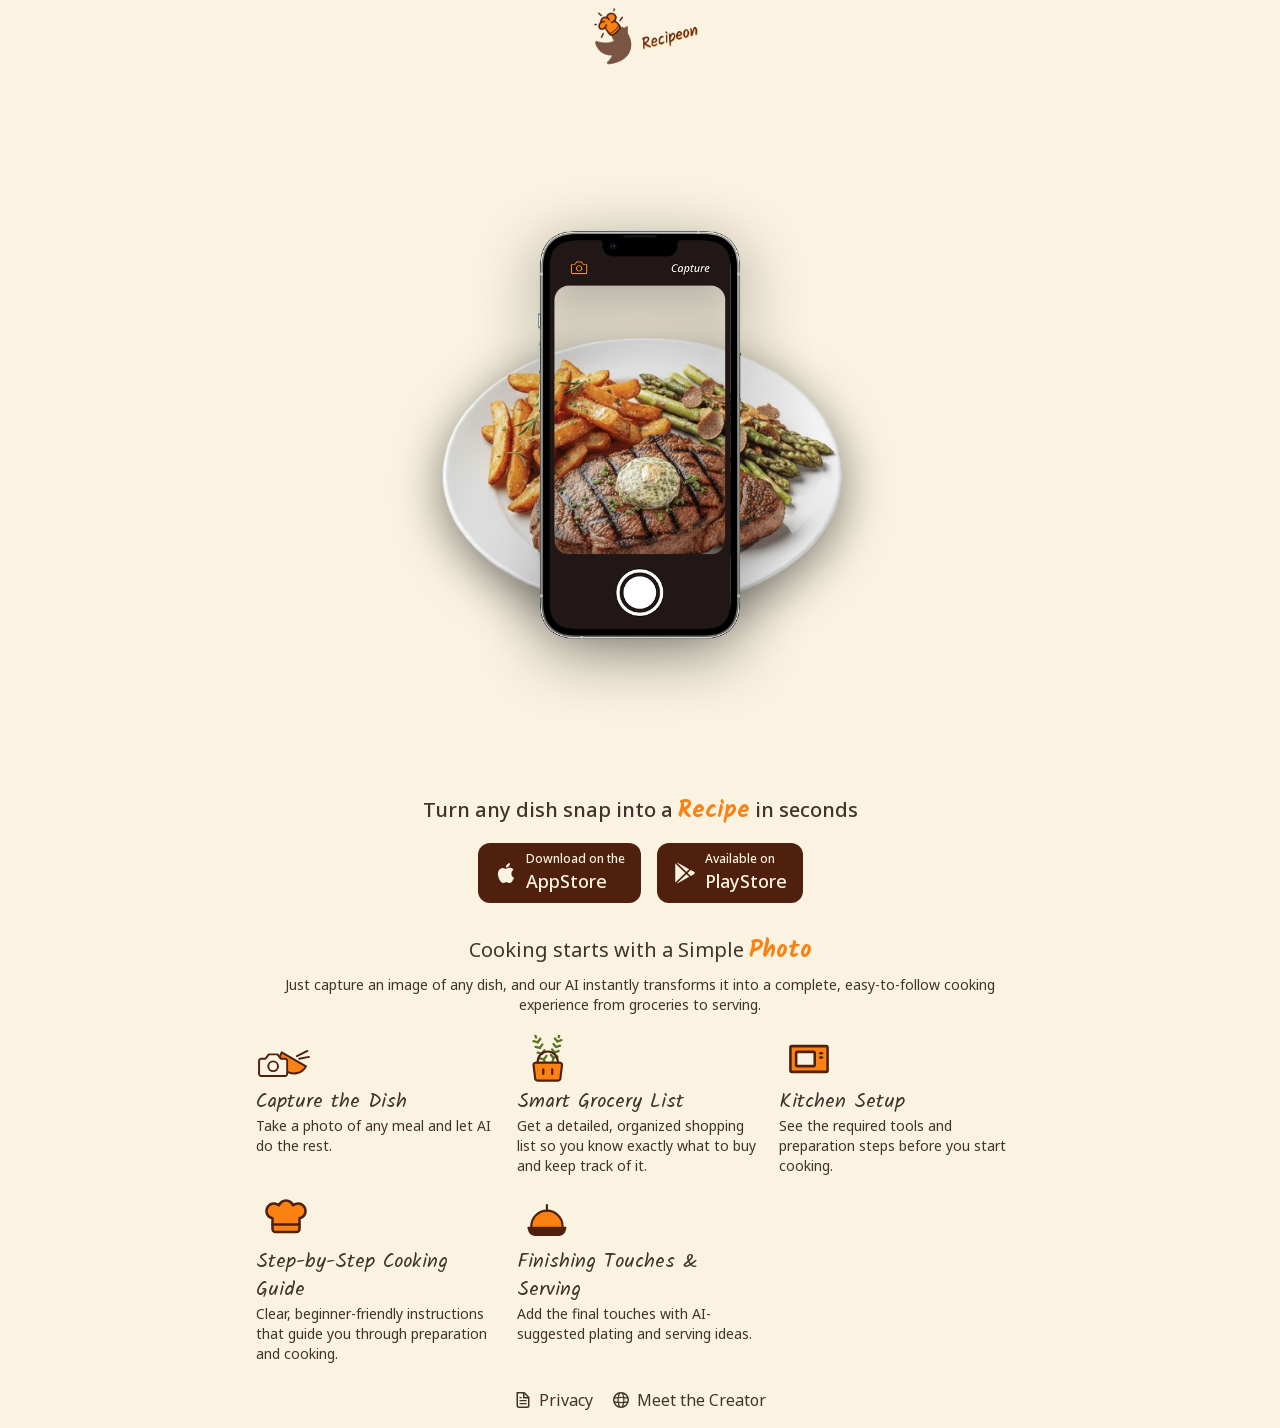
<file: index.html>
<!DOCTYPE html><!--5LJuH0_5ru1WAZhf70s_1--><html lang="en"><head><meta charSet="utf-8"/><meta name="viewport" content="width=device-width, initial-scale=1"/><link rel="preload" href="/_next/static/media/0fcab32fcfb2da9d-s.p.52f9b6c9.woff2" as="font" crossorigin="" type="font/woff2"/><link rel="preload" href="/_next/static/media/970c428219233a3d-s.p.feb96725.woff2" as="font" crossorigin="" type="font/woff2"/><link rel="preload" href="/_next/static/media/dc6d2a64e9dbf3bc-s.p.4b9eb7a1.woff2" as="font" crossorigin="" type="font/woff2"/><link rel="preload" as="image" href="/dish.png"/><link rel="preload" as="image" href="/iphone-camera-mask.png"/><link rel="stylesheet" href="/_next/static/chunks/1b26d4c869b1d184.css" data-precedence="next"/><link rel="preload" as="script" fetchPriority="low" href="/_next/static/chunks/8b82e90a26500bd4.js"/><script src="/_next/static/chunks/e55dfe44d53dc023.js" async=""></script><script src="/_next/static/chunks/aeaa68aa164e5cad.js" async=""></script><script src="/_next/static/chunks/turbopack-5fa40a3d3fc1ce3f.js" async=""></script><script src="/_next/static/chunks/9a04c90e4db7f0f3.js" async=""></script><script src="/_next/static/chunks/791db80c22f92579.js" async=""></script><meta name="next-size-adjust" content=""/><title>Recipeon</title><meta name="description" content="Turn any dish snap into a Recipe in seconds"/><link rel="icon" href="/favicon.ico?favicon.5d2766f2.ico" sizes="48x48" type="image/x-icon"/><script src="/_next/static/chunks/a6dad97d9634a72d.js" noModule=""></script></head><body class="noto_sans_1e53c0fe-module__L9fj5a__variable kalam_8b2fcfcd-module__Y-NMuG__variable antialiased"><div hidden=""><!--$--><!--/$--></div><div class="font-sans"><main class="page-container"><div class="flex justify-center"><a href="/" class="black  bg-[url(&#x27;/logo-light.png&#x27;)] dark:bg-[url(&#x27;/logo-dark.png&#x27;)]  bg-contain bg-no-repeat bg-center decoration-0  w-[199px] h-[125px] md:w-[120px] md:h-[75px] no-underline text-inherit hover:no-underline focus:outline-none"></a></div><div style="width:100%;height:80vh;display:flex;justify-content:center;align-items:center;overflow:hidden;position:relative"><div style="position:relative;width:100%;height:100%;max-width:800px"><div style="position:absolute;inset:0;display:flex;align-items:center;justify-content:center;transform:translateX(0px) translateY(0px);will-change:transform"><img src="/dish.png" alt="Dish" style="width:clamp(260px, 55%, 460px);object-fit:contain;user-select:none;pointer-events:none;filter:drop-shadow(0 12px 24px rgba(0,0,0,0.5))"/></div><div style="position:absolute;inset:0;display:flex;align-items:center;justify-content:center;transform:translateX(0px)
              translateY(0px)
              rotateX(0deg)
              rotateY(0deg);perspective:900px;will-change:transform"><img src="/iphone-camera-mask.png" alt="Phone" style="width:clamp(200px, 28%, 240px);object-fit:contain;user-select:none;pointer-events:none;filter:drop-shadow(0 16px 32px rgba(0,0,0,0.4))"/></div></div></div><div class="flex justify-center text-xl font-medium text-center"><span>Turn any dish snap into a<!-- --> <span class="text-orange font-kalam text-2xl font-semibold">Recipe</span> <!-- -->in seconds</span></div><div class="flex justify-center gap-4 py-4"><a href="https://apps.apple.com/us/app/id6758583650" target="_blank" class="btn-app rounded-xl flex items-center gap-2 px-4 py-2 decoration-0"><svg xmlns="http://www.w3.org/2000/svg" fill="currentColor" width="24px" height="24px" viewBox="0 0 24 24"><path d="M18.71 19.5C17.88 20.74 17 21.95 15.66 21.97C14.32 22 13.89 21.18 12.37 21.18C10.84 21.18 10.37 21.95 9.09997 22C7.78997 22.05 6.79997 20.68 5.95997 19.47C4.24997 17 2.93997 12.45 4.69997 9.39C5.56997 7.87 7.12997 6.91 8.81997 6.88C10.1 6.86 11.32 7.75 12.11 7.75C12.89 7.75 14.37 6.68 15.92 6.84C16.57 6.87 18.39 7.1 19.56 8.82C19.47 8.88 17.39 10.1 17.41 12.63C17.44 15.65 20.06 16.66 20.09 16.67C20.06 16.74 19.67 18.11 18.71 19.5ZM13 3.5C13.73 2.67 14.94 2.04 15.94 2C16.07 3.17 15.6 4.35 14.9 5.19C14.21 6.04 13.07 6.7 11.95 6.61C11.8 5.46 12.36 4.26 13 3.5Z"></path></svg><div><div class="text-xs font-medium">Download on the</div><div class="text-lg font-medium">AppStore</div></div></a><a href="https://play.google.com/store/apps/details?id=com.raslan.recipeon" target="_blank" class="btn-app rounded-xl flex items-center gap-2 px-4 py-2 decoration-0"><svg xmlns="http://www.w3.org/2000/svg" fill="currentColor" width="24px" height="24px" viewBox="0 0 24 24" version="1.1"><g id="surface1"><path d="M 2.25 2.789062 L 2.25 21.210938 C 2.25 21.292969 2.300781 21.367188 2.375 21.398438 C 2.449219 21.429688 2.539062 21.410156 2.59375 21.355469 L 12.1875 12 L 2.59375 2.644531 C 2.539062 2.585938 2.449219 2.570312 2.375 2.601562 C 2.300781 2.632812 2.25 2.707031 2.25 2.789062 Z M 2.25 2.789062 "></path><path d="M 16.210938 8.15625 L 4.183594 1.53125 L 4.175781 1.527344 C 3.96875 1.414062 3.769531 1.695312 3.941406 1.855469 L 13.367188 10.871094 Z M 16.210938 8.15625 "></path><path d="M 3.941406 22.144531 C 3.769531 22.304688 3.96875 22.585938 4.175781 22.472656 L 4.183594 22.46875 L 16.210938 15.84375 L 13.367188 13.128906 Z M 3.941406 22.144531 "></path><path d="M 21.066406 10.828125 L 17.707031 8.976562 L 14.546875 12 L 17.707031 15.019531 L 21.066406 13.171875 C 21.976562 12.667969 21.976562 11.332031 21.066406 10.828125 Z M 21.066406 10.828125 "></path></g></svg><div><div class="text-xs font-medium">Available on</div><div class="text-lg font-medium">PlayStore</div></div></a></div><div class="py-4 text-center"><div class="text-xl pb-2">Cooking starts with a Simple<!-- --> <span class="text-orange font-kalam text-2xl font-semibold">Photo</span></div><div class="text-sm">Just capture an image of any dish, and our AI instantly transforms it into a complete, easy-to-follow cooking experience from groceries to serving.</div></div><div class="grid grid-cols-1 md:grid-cols-3 gap-4"><div><div style="height:56.6px;min-width:60px" class="w-fit flex justify-center items-center rounded"><svg width="56.6" height="77" viewBox="0 0 231 170" fill="none" xmlns="http://www.w3.org/2000/svg"><g clip-path="url(#clip0_2645_85)"><path d="M117.563 134.16C130.747 141.772 146.416 143.835 161.121 139.895C175.827 135.954 188.365 126.334 195.977 113.149L96.5518 55.7461C88.9396 68.9307 86.8769 84.5991 90.8172 99.3046C92.7682 106.586 96.1343 113.412 100.723 119.392C105.312 125.373 111.034 130.391 117.563 134.16V134.16Z" fill="#FA8112" stroke="#4F200D" stroke-width="8" stroke-linecap="round" stroke-linejoin="round"></path><path d="M158.92 71.3577L201.734 50.1883" stroke="#4F200D" stroke-width="8" stroke-linecap="round" stroke-linejoin="round"></path><path d="M168.184 81.8075L208.199 74.3179" stroke="#4F200D" stroke-width="8" stroke-linecap="round" stroke-linejoin="round"></path></g><g clip-path="url(#clip1_2645_85)"><path d="M119.222 90.521C119.222 88.1789 118.292 85.9326 116.635 84.2764C114.979 82.6202 112.733 81.6898 110.391 81.6898H92.7284L79.4815 64.0273H44.1566L30.9097 81.6898H13.2472C10.9051 81.6898 8.6588 82.6202 7.00262 84.2764C5.34645 85.9326 4.41602 88.1789 4.41602 90.521V143.508C4.41602 145.851 5.34645 148.097 7.00262 149.753C8.6588 151.409 10.9051 152.34 13.2472 152.34H110.391C112.733 152.34 114.979 151.409 116.635 149.753C118.292 148.097 119.222 145.851 119.222 143.508V90.521Z" fill="#FAF3E1" stroke="#4F200D" stroke-width="8" stroke-linecap="round" stroke-linejoin="round"></path><path d="M61.8195 132.471C72.7935 132.471 81.6898 123.575 81.6898 112.601C81.6898 101.627 72.7935 92.7305 61.8195 92.7305C50.8454 92.7305 41.9492 101.627 41.9492 112.601C41.9492 123.575 50.8454 132.471 61.8195 132.471Z" stroke="#4F200D" stroke-width="8" stroke-linecap="round" stroke-linejoin="round"></path></g><defs><clipPath id="clip0_2645_85"><rect width="123.637" height="123.637" fill="white" transform="translate(123.637) rotate(30)"></rect></clipPath><clipPath id="clip1_2645_85"><rect width="123.637" height="123.637" fill="white" transform="translate(0 46.3633)"></rect></clipPath></defs></svg></div><div class="text-xl font-kalam font-medium">Capture the Dish</div><div class="text-sm">Take a photo of any meal and let AI do the rest.</div></div><div><div style="height:56.6px;min-width:60px" class="w-fit flex justify-center items-center rounded"><svg width="48" height="48" viewBox="0 0 180 180" fill="none" xmlns="http://www.w3.org/2000/svg"><g clip-path="url(#clip0_2645_96)"><path d="M78.2949 91.1797L85.9161 112.501" stroke="#597220" stroke-width="8.5" stroke-linecap="round" stroke-linejoin="round"></path><path d="M46.0879 1.54297L49.1727 10.0715" stroke="#597220" stroke-width="8.5" stroke-linecap="round" stroke-linejoin="round"></path><path d="M78.2858 91.1826L62.4082 87.2812" stroke="#597220" stroke-width="8.5" stroke-linecap="round" stroke-linejoin="round"></path><path d="M78.2949 91.1791L88.0029 78.0234" stroke="#597220" stroke-width="8.5" stroke-linecap="round" stroke-linejoin="round"></path><path d="M70.5787 69.8593L54.7012 65.8672" stroke="#597220" stroke-width="8.5" stroke-linecap="round" stroke-linejoin="round"></path><path d="M70.5879 69.8627L80.3866 56.707" stroke="#597220" stroke-width="8.5" stroke-linecap="round" stroke-linejoin="round"></path><path d="M62.9606 48.4482L47.083 44.5469" stroke="#597220" stroke-width="8.5" stroke-linecap="round" stroke-linejoin="round"></path><path d="M62.957 48.4556L72.665 35.3906" stroke="#597220" stroke-width="8.5" stroke-linecap="round" stroke-linejoin="round"></path><path d="M55.2535 27.124L39.376 23.2227" stroke="#597220" stroke-width="8.5" stroke-linecap="round" stroke-linejoin="round"></path><path d="M55.25 27.1283L65.0487 13.9727" stroke="#597220" stroke-width="8.5" stroke-linecap="round" stroke-linejoin="round"></path><path d="M114.419 85.7422L109.338 106.156" stroke="#597220" stroke-width="8.5" stroke-linecap="round" stroke-linejoin="round"></path><path d="M135.643 0L133.646 8.1656" stroke="#597220" stroke-width="8.5" stroke-linecap="round" stroke-linejoin="round"></path><path d="M114.41 85.7387L104.157 74.4883" stroke="#597220" stroke-width="8.5" stroke-linecap="round" stroke-linejoin="round"></path><path d="M114.417 85.7371L128.661 80.6562" stroke="#597220" stroke-width="8.5" stroke-linecap="round" stroke-linejoin="round"></path><path d="M119.411 65.3207L109.249 54.0703" stroke="#597220" stroke-width="8.5" stroke-linecap="round" stroke-linejoin="round"></path><path d="M119.394 65.3239L133.729 60.1523" stroke="#597220" stroke-width="8.5" stroke-linecap="round" stroke-linejoin="round"></path><path d="M124.476 44.9105L114.314 33.6602" stroke="#597220" stroke-width="8.5" stroke-linecap="round" stroke-linejoin="round"></path><path d="M124.484 44.9059L138.82 39.7344" stroke="#597220" stroke-width="8.5" stroke-linecap="round" stroke-linejoin="round"></path><path d="M129.555 24.4965L119.394 13.2461" stroke="#597220" stroke-width="8.5" stroke-linecap="round" stroke-linejoin="round"></path><path d="M129.576 24.4958L143.911 19.3242" stroke="#597220" stroke-width="8.5" stroke-linecap="round" stroke-linejoin="round"></path><path d="M146.188 113.235C146.331 112.064 146.226 110.875 145.879 109.748C145.532 108.62 144.951 107.577 144.174 106.689C143.387 105.794 142.419 105.077 141.334 104.585C140.249 104.093 139.071 103.837 137.879 103.836H47.7456C46.554 103.837 45.3764 104.093 44.2911 104.585C43.2059 105.077 42.2378 105.794 41.4513 106.689C40.6742 107.577 40.0932 108.62 39.7461 109.748C39.3991 110.875 39.2938 112.064 39.4372 113.235L45.7314 163.589C45.9788 165.636 46.9711 167.521 48.519 168.883C50.0668 170.245 52.062 170.989 54.1238 170.975H131.669C133.731 170.989 135.726 170.245 137.274 168.883C138.822 167.521 139.814 165.636 140.061 163.589L146.188 113.235Z" fill="#FA8112" stroke="#4F200D" stroke-width="8" stroke-linecap="round" stroke-linejoin="round"></path><path d="M55.041 103.837V99.6405C55.041 89.6244 59.0199 80.0186 66.1023 72.9362C73.1847 65.8538 82.7905 61.875 92.8066 61.875C102.823 61.875 112.428 65.8538 119.511 72.9362C126.593 80.0186 130.572 89.6244 130.572 99.6405V103.837" stroke="#4F200D" stroke-width="8" stroke-linecap="round" stroke-linejoin="round"></path><path d="M76.0293 129.016V145.8" stroke="#4F200D" stroke-width="8.5" stroke-linecap="round" stroke-linejoin="round"></path><path d="M109.595 129.016V145.8" stroke="#4F200D" stroke-width="8.5" stroke-linecap="round" stroke-linejoin="round"></path></g><defs><clipPath id="clip0_2645_96"><rect width="180" height="180" fill="white"></rect></clipPath></defs></svg></div><div class="text-xl font-kalam font-medium">Smart Grocery List</div><div class="text-sm">Get a detailed, organized shopping list so you know exactly what to buy and keep track of it.</div></div><div><div style="height:56.6px;min-width:60px" class="w-fit flex justify-center items-center rounded"><svg width="40" height="40" viewBox="0 0 125 125" fill="none" xmlns="http://www.w3.org/2000/svg"><g clip-path="url(#clip0_2645_126)"><path d="M116.071 22.3203H8.92815C6.4626 22.3203 4.46387 24.319 4.46387 26.7846V98.2132C4.46387 100.679 6.4626 102.677 8.92815 102.677H116.071C118.537 102.677 120.535 100.679 120.535 98.2132V26.7846C120.535 24.319 118.537 22.3203 116.071 22.3203Z" fill="#FA8112" stroke="#4F200D" stroke-width="8" stroke-linecap="round" stroke-linejoin="round"></path><path d="M75.8927 40.1797H26.7856C24.32 40.1797 22.3213 42.1784 22.3213 44.644V80.3583C22.3213 82.8238 24.32 84.8225 26.7856 84.8225H75.8927C78.3583 84.8225 80.357 82.8238 80.357 80.3583V44.644C80.357 42.1784 78.3583 40.1797 75.8927 40.1797Z" fill="#FAF3E1" stroke="#4F200D" stroke-width="8" stroke-linecap="round" stroke-linejoin="round"></path><path d="M98.2139 44.6445H102.678" stroke="#4F200D" stroke-width="8" stroke-linecap="round" stroke-linejoin="round"></path><path d="M98.2139 58.0352H102.678" stroke="#4F200D" stroke-width="8" stroke-linecap="round" stroke-linejoin="round"></path></g><defs><clipPath id="clip0_2645_126"><rect width="125" height="125" fill="white"></rect></clipPath></defs></svg></div><div class="text-xl font-kalam font-medium">Kitchen Setup</div><div class="text-sm">See the required tools and preparation steps before you start cooking.</div></div><div><div style="height:56.6px;min-width:60px" class="w-fit flex justify-center items-center rounded"><svg width="42" height="42" viewBox="0 0 132 132" fill="none" xmlns="http://www.w3.org/2000/svg"><path d="M126.626 32.0583C125.667 28.1042 123.697 24.4671 120.909 21.5038C118.12 18.5404 114.61 16.3525 110.722 15.1546C106.833 13.9567 102.7 13.7899 98.728 14.6706C94.7557 15.5513 91.0805 17.4493 88.0627 20.1783C86.4155 15.6499 83.4147 11.738 79.4677 8.97366C75.5206 6.20936 70.8186 4.72656 65.9998 4.72656C61.1811 4.72656 56.4791 6.20936 52.532 8.97366C48.585 11.738 45.5842 15.6499 43.937 20.1783C40.9192 17.4493 37.244 15.5513 33.2717 14.6706C29.2994 13.7899 25.1664 13.9567 21.278 15.1546C17.3896 16.3525 13.8792 18.5404 11.0912 21.5038C8.30308 24.4671 6.33302 28.1042 5.37413 32.0583C4.62497 35.1441 4.50445 38.349 5.01976 41.4823C5.53506 44.6155 6.67565 47.6131 8.37358 50.2964C10.0715 52.9796 12.2921 55.2938 14.903 57.1009C17.514 58.9081 20.4619 60.1714 23.5713 60.8155V94.2869C23.5713 96.7875 24.5646 99.1857 26.3328 100.954C28.101 102.722 30.4992 103.715 32.9998 103.715H98.9998C101.5 103.715 103.899 102.722 105.667 100.954C107.435 99.1857 108.428 96.7875 108.428 94.2869V60.8155C111.538 60.1714 114.486 58.9081 117.097 57.1009C119.708 55.2938 121.928 52.9796 123.626 50.2964C125.324 47.6131 126.465 44.6155 126.98 41.4823C127.495 38.349 127.375 35.1441 126.626 32.0583V32.0583Z" fill="#FA8112" stroke="#4F200D" stroke-width="8" stroke-linecap="round" stroke-linejoin="round"></path><path d="M23.5713 80.1445H108.428" stroke="#4F200D" stroke-width="8" stroke-linecap="round" stroke-linejoin="round"></path></svg></div><div class="text-xl font-kalam font-medium">Step-by-Step Cooking Guide</div><div class="text-sm">Clear, beginner-friendly instructions that guide you through preparation and cooking.</div></div><div><div style="height:56.6px;min-width:60px" class="w-fit flex justify-center items-center rounded"><svg width="40" height="40" viewBox="0 0 150 150" fill="none" xmlns="http://www.w3.org/2000/svg"><path d="M133.472 104.11V98.7712C133.472 83.1955 127.285 68.2578 116.271 57.2441C105.257 46.2304 90.3196 40.043 74.7439 40.043C59.1682 40.043 44.2304 46.2304 33.2167 57.2441C22.2031 68.2578 16.0156 83.1955 16.0156 98.7712V104.11" fill="#FA8112"></path><path d="M133.472 104.11V98.7712C133.472 83.1955 127.285 68.2578 116.271 57.2441C105.257 46.2304 90.3196 40.043 74.7439 40.043C59.1682 40.043 44.2304 46.2304 33.2167 57.2441C22.2031 68.2578 16.0156 83.1955 16.0156 98.7712V104.11" stroke="#4F200D" stroke-width="8" stroke-linecap="round" stroke-linejoin="round"></path><path d="M144.15 104.109H5.33789L8.75481 115.535C10.0678 119.951 12.7737 123.824 16.4686 126.576C20.1635 129.328 24.6492 130.811 29.2563 130.804H120.232C124.839 130.811 129.325 129.328 133.019 126.576C136.714 123.824 139.42 119.951 140.733 115.535L144.15 104.109Z" fill="#4F200D" stroke="#4F200D" stroke-width="8" stroke-linecap="round" stroke-linejoin="round"></path><path d="M74.7441 40.0432V18.6875" stroke="#4F200D" stroke-width="8" stroke-linecap="round" stroke-linejoin="round"></path></svg></div><div class="text-xl font-kalam font-medium">Finishing Touches &amp; Serving</div><div class="text-sm">Add the final touches with AI-suggested plating and serving ideas.</div></div></div><div class="flex justify-center gap-4 md:gap-5 pt-6 pb-4"><a class="flex items-center gap-2 hover:underline hover:underline-offset-4" href="/privacy" rel="noopener noreferrer"><svg xmlns="http://www.w3.org/2000/svg" fill="currentColor" width="16" height="16" viewBox="0 0 16 16"><path d="M14.5 13.5V5.41a1 1 0 0 0-.3-.7L9.8.29A1 1 0 0 0 9.08 0H1.5v13.5A2.5 2.5 0 0 0 4 16h8a2.5 2.5 0 0 0 2.5-2.5m-1.5 0v-7H8v-5H3v12a1 1 0 0 0 1 1h8a1 1 0 0 0 1-1M9.5 5V2.12L12.38 5zM5.13 5h-.62v1.25h2.12V5zm-.62 3h7.12v1.25H4.5zm.62 3h-.62v1.25h7.12V11z" clip-rule="evenodd" fill="currentColor" fill-rule="evenodd"></path></svg>Privacy</a><a class="flex items-center gap-2 hover:underline hover:underline-offset-4" href="https://raslan1994.github.io/" target="_blank" rel="noopener noreferrer"><svg xmlns="http://www.w3.org/2000/svg" width="16" height="16" fill="currentColor" viewBox="0 0 16 16"><g clip-path="url(#a)"><path fill-rule="evenodd" clip-rule="evenodd" d="M10.27 14.1a6.5 6.5 0 0 0 3.67-3.45q-1.24.21-2.7.34-.31 1.83-.97 3.1M8 16A8 8 0 1 0 8 0a8 8 0 0 0 0 16m.48-1.52a7 7 0 0 1-.96 0H7.5a4 4 0 0 1-.84-1.32q-.38-.89-.63-2.08a40 40 0 0 0 3.92 0q-.25 1.2-.63 2.08a4 4 0 0 1-.84 1.31zm2.94-4.76q1.66-.15 2.95-.43a7 7 0 0 0 0-2.58q-1.3-.27-2.95-.43a18 18 0 0 1 0 3.44m-1.27-3.54a17 17 0 0 1 0 3.64 39 39 0 0 1-4.3 0 17 17 0 0 1 0-3.64 39 39 0 0 1 4.3 0m1.1-1.17q1.45.13 2.69.34a6.5 6.5 0 0 0-3.67-3.44q.65 1.26.98 3.1M8.48 1.5l.01.02q.41.37.84 1.31.38.89.63 2.08a40 40 0 0 0-3.92 0q.25-1.2.63-2.08a4 4 0 0 1 .85-1.32 7 7 0 0 1 .96 0m-2.75.4a6.5 6.5 0 0 0-3.67 3.44 29 29 0 0 1 2.7-.34q.31-1.83.97-3.1M4.58 6.28q-1.66.16-2.95.43a7 7 0 0 0 0 2.58q1.3.27 2.95.43a18 18 0 0 1 0-3.44m.17 4.71q-1.45-.12-2.69-.34a6.5 6.5 0 0 0 3.67 3.44q-.65-1.27-.98-3.1" fill="currentColor"></path></g><defs><clipPath id="a"><path fill="currentColor" d="M0 0h16v16H0z"></path></clipPath></defs></svg>Meet the Creator</a></div></main></div><!--$--><!--/$--><script src="/_next/static/chunks/8b82e90a26500bd4.js" id="_R_" async=""></script><script>(self.__next_f=self.__next_f||[]).push([0])</script><script>self.__next_f.push([1,"1:\"$Sreact.fragment\"\n2:I[60326,[\"/_next/static/chunks/9a04c90e4db7f0f3.js\"],\"default\"]\n3:I[57573,[\"/_next/static/chunks/9a04c90e4db7f0f3.js\"],\"default\"]\n4:I[87180,[\"/_next/static/chunks/791db80c22f92579.js\"],\"default\"]\nf:I[41384,[],\"default\"]\n:HL[\"/_next/static/chunks/1b26d4c869b1d184.css\",\"style\"]\n:HL[\"/_next/static/media/0fcab32fcfb2da9d-s.p.52f9b6c9.woff2\",\"font\",{\"crossOrigin\":\"\",\"type\":\"font/woff2\"}]\n:HL[\"/_next/static/media/970c428219233a3d-s.p.feb96725.woff2\",\"font\",{\"crossOrigin\":\"\",\"type\":\"font/woff2\"}]\n:HL[\"/_next/static/media/dc6d2a64e9dbf3bc-s.p.4b9eb7a1.woff2\",\"font\",{\"crossOrigin\":\"\",\"type\":\"font/woff2\"}]\n"])</script><script>self.__next_f.push([1,"0:{\"P\":null,\"b\":\"5LJuH0-5ru1WAZhf70s-1\",\"c\":[\"\",\"\"],\"q\":\"\",\"i\":false,\"f\":[[[\"\",{\"children\":[\"__PAGE__\",{}]},\"$undefined\",\"$undefined\",true],[[\"$\",\"$1\",\"c\",{\"children\":[[[\"$\",\"link\",\"0\",{\"rel\":\"stylesheet\",\"href\":\"/_next/static/chunks/1b26d4c869b1d184.css\",\"precedence\":\"next\",\"crossOrigin\":\"$undefined\",\"nonce\":\"$undefined\"}]],[\"$\",\"html\",null,{\"lang\":\"en\",\"children\":[\"$\",\"body\",null,{\"className\":\"noto_sans_1e53c0fe-module__L9fj5a__variable kalam_8b2fcfcd-module__Y-NMuG__variable antialiased\",\"children\":[\"$\",\"$L2\",null,{\"parallelRouterKey\":\"children\",\"error\":\"$undefined\",\"errorStyles\":\"$undefined\",\"errorScripts\":\"$undefined\",\"template\":[\"$\",\"$L3\",null,{}],\"templateStyles\":\"$undefined\",\"templateScripts\":\"$undefined\",\"notFound\":[[[\"$\",\"title\",null,{\"children\":\"404: This page could not be found.\"}],[\"$\",\"div\",null,{\"style\":{\"fontFamily\":\"system-ui,\\\"Segoe UI\\\",Roboto,Helvetica,Arial,sans-serif,\\\"Apple Color Emoji\\\",\\\"Segoe UI Emoji\\\"\",\"height\":\"100vh\",\"textAlign\":\"center\",\"display\":\"flex\",\"flexDirection\":\"column\",\"alignItems\":\"center\",\"justifyContent\":\"center\"},\"children\":[\"$\",\"div\",null,{\"children\":[[\"$\",\"style\",null,{\"dangerouslySetInnerHTML\":{\"__html\":\"body{color:#000;background:#fff;margin:0}.next-error-h1{border-right:1px solid rgba(0,0,0,.3)}@media (prefers-color-scheme:dark){body{color:#fff;background:#000}.next-error-h1{border-right:1px solid rgba(255,255,255,.3)}}\"}}],[\"$\",\"h1\",null,{\"className\":\"next-error-h1\",\"style\":{\"display\":\"inline-block\",\"margin\":\"0 20px 0 0\",\"padding\":\"0 23px 0 0\",\"fontSize\":24,\"fontWeight\":500,\"verticalAlign\":\"top\",\"lineHeight\":\"49px\"},\"children\":404}],[\"$\",\"div\",null,{\"style\":{\"display\":\"inline-block\"},\"children\":[\"$\",\"h2\",null,{\"style\":{\"fontSize\":14,\"fontWeight\":400,\"lineHeight\":\"49px\",\"margin\":0},\"children\":\"This page could not be found.\"}]}]]}]}]],[]],\"forbidden\":\"$undefined\",\"unauthorized\":\"$undefined\"}]}]}]]}],{\"children\":[[\"$\",\"$1\",\"c\",{\"children\":[[\"$\",\"div\",null,{\"className\":\"font-sans\",\"children\":[\"$\",\"main\",null,{\"className\":\"page-container\",\"children\":[[\"$\",\"div\",null,{\"className\":\"flex justify-center\",\"children\":[\"$\",\"a\",null,{\"href\":\"/\",\"className\":\"black  bg-[url('/logo-light.png')] dark:bg-[url('/logo-dark.png')]  bg-contain bg-no-repeat bg-center decoration-0  w-[199px] h-[125px] md:w-[120px] md:h-[75px] no-underline text-inherit hover:no-underline focus:outline-none\"}]}],[\"$\",\"$L4\",null,{}],[\"$\",\"div\",null,{\"className\":\"flex justify-center text-xl font-medium text-center\",\"children\":[\"$\",\"span\",null,{\"children\":[\"Turn any dish snap into a\",\" \",[\"$\",\"span\",null,{\"className\":\"text-orange font-kalam text-2xl font-semibold\",\"children\":\"Recipe\"}],\" \",\"in seconds\"]}]}],[\"$\",\"div\",null,{\"className\":\"flex justify-center gap-4 py-4\",\"children\":[[\"$\",\"a\",null,{\"href\":\"https://apps.apple.com/us/app/id6758583650\",\"target\":\"_blank\",\"className\":\"btn-app rounded-xl flex items-center gap-2 px-4 py-2 decoration-0\",\"children\":[[\"$\",\"svg\",null,{\"xmlns\":\"http://www.w3.org/2000/svg\",\"fill\":\"currentColor\",\"width\":\"24px\",\"height\":\"24px\",\"viewBox\":\"0 0 24 24\",\"children\":[\"$\",\"path\",null,{\"d\":\"M18.71 19.5C17.88 20.74 17 21.95 15.66 21.97C14.32 22 13.89 21.18 12.37 21.18C10.84 21.18 10.37 21.95 9.09997 22C7.78997 22.05 6.79997 20.68 5.95997 19.47C4.24997 17 2.93997 12.45 4.69997 9.39C5.56997 7.87 7.12997 6.91 8.81997 6.88C10.1 6.86 11.32 7.75 12.11 7.75C12.89 7.75 14.37 6.68 15.92 6.84C16.57 6.87 18.39 7.1 19.56 8.82C19.47 8.88 17.39 10.1 17.41 12.63C17.44 15.65 20.06 16.66 20.09 16.67C20.06 16.74 19.67 18.11 18.71 19.5ZM13 3.5C13.73 2.67 14.94 2.04 15.94 2C16.07 3.17 15.6 4.35 14.9 5.19C14.21 6.04 13.07 6.7 11.95 6.61C11.8 5.46 12.36 4.26 13 3.5Z\"}]}],[\"$\",\"div\",null,{\"children\":[[\"$\",\"div\",null,{\"className\":\"text-xs font-medium\",\"children\":\"Download on the\"}],[\"$\",\"div\",null,{\"className\":\"text-lg font-medium\",\"children\":\"AppStore\"}]]}]]}],[\"$\",\"a\",null,{\"href\":\"https://play.google.com/store/apps/details?id=com.raslan.recipeon\",\"target\":\"_blank\",\"className\":\"btn-app rounded-xl flex items-center gap-2 px-4 py-2 decoration-0\",\"children\":[[\"$\",\"svg\",null,{\"xmlns\":\"http://www.w3.org/2000/svg\",\"fill\":\"currentColor\",\"width\":\"24px\",\"height\":\"24px\",\"viewBox\":\"0 0 24 24\",\"version\":\"1.1\",\"children\":[\"$\",\"g\",null,{\"id\":\"surface1\",\"children\":[[\"$\",\"path\",null,{\"d\":\"M 2.25 2.789062 L 2.25 21.210938 C 2.25 21.292969 2.300781 21.367188 2.375 21.398438 C 2.449219 21.429688 2.539062 21.410156 2.59375 21.355469 L 12.1875 12 L 2.59375 2.644531 C 2.539062 2.585938 2.449219 2.570312 2.375 2.601562 C 2.300781 2.632812 2.25 2.707031 2.25 2.789062 Z M 2.25 2.789062 \"}],\"$L5\",\"$L6\",\"$L7\"]}]}],\"$L8\"]}]]}],\"$L9\",\"$La\",\"$Lb\"]}]}],[\"$Lc\"],\"$Ld\"]}],{},null,false,false]},null,false,false],\"$Le\",false]],\"m\":\"$undefined\",\"G\":[\"$f\",[]],\"S\":true}\n"])</script><script>self.__next_f.push([1,"26:I[11157,[\"/_next/static/chunks/9a04c90e4db7f0f3.js\"],\"OutletBoundary\"]\n27:\"$Sreact.suspense\"\n29:I[11157,[\"/_next/static/chunks/9a04c90e4db7f0f3.js\"],\"ViewportBoundary\"]\n2b:I[11157,[\"/_next/static/chunks/9a04c90e4db7f0f3.js\"],\"MetadataBoundary\"]\n5:[\"$\",\"path\",null,{\"d\":\"M 16.210938 8.15625 L 4.183594 1.53125 L 4.175781 1.527344 C 3.96875 1.414062 3.769531 1.695312 3.941406 1.855469 L 13.367188 10.871094 Z M 16.210938 8.15625 \"}]\n6:[\"$\",\"path\",null,{\"d\":\"M 3.941406 22.144531 C 3.769531 22.304688 3.96875 22.585938 4.175781 22.472656 L 4.183594 22.46875 L 16.210938 15.84375 L 13.367188 13.128906 Z M 3.941406 22.144531 \"}]\n7:[\"$\",\"path\",null,{\"d\":\"M 21.066406 10.828125 L 17.707031 8.976562 L 14.546875 12 L 17.707031 15.019531 L 21.066406 13.171875 C 21.976562 12.667969 21.976562 11.332031 21.066406 10.828125 Z M 21.066406 10.828125 \"}]\n8:[\"$\",\"div\",null,{\"children\":[[\"$\",\"div\",null,{\"className\":\"text-xs font-medium\",\"children\":\"Available on\"}],[\"$\",\"div\",null,{\"className\":\"text-lg font-medium\",\"children\":\"PlayStore\"}]]}]\n9:[\"$\",\"div\",null,{\"className\":\"py-4 text-center\",\"children\":[[\"$\",\"div\",null,{\"className\":\"text-xl pb-2\",\"children\":[\"Cooking starts with a Simple\",\" \",[\"$\",\"span\",null,{\"className\":\"text-orange font-kalam text-2xl font-semibold\",\"children\":\"Photo\"}]]}],[\"$\",\"div\",null,{\"className\":\"text-sm\",\"children\":\"Just capture an image of any dish, and our AI instantly transforms it into a complete, easy-to-follow cooking experience from groceries to serving.\"}]]}]\n"])</script><script>self.__next_f.push([1,"a:[\"$\",\"div\",null,{\"className\":\"grid grid-cols-1 md:grid-cols-3 gap-4\",\"children\":[[\"$\",\"div\",\"detailed_steps_item_0\",{\"children\":[[\"$\",\"div\",null,{\"style\":{\"height\":56.6,\"minWidth\":60},\"className\":\"w-fit flex justify-center items-center rounded\",\"children\":[\"$\",\"svg\",null,{\"width\":56.6,\"height\":77,\"viewBox\":\"0 0 231 170\",\"fill\":\"none\",\"xmlns\":\"http://www.w3.org/2000/svg\",\"children\":[[\"$\",\"g\",null,{\"clipPath\":\"url(#clip0_2645_85)\",\"children\":[[\"$\",\"path\",null,{\"d\":\"M117.563 134.16C130.747 141.772 146.416 143.835 161.121 139.895C175.827 135.954 188.365 126.334 195.977 113.149L96.5518 55.7461C88.9396 68.9307 86.8769 84.5991 90.8172 99.3046C92.7682 106.586 96.1343 113.412 100.723 119.392C105.312 125.373 111.034 130.391 117.563 134.16V134.16Z\",\"fill\":\"#FA8112\",\"stroke\":\"#4F200D\",\"strokeWidth\":8,\"strokeLinecap\":\"round\",\"strokeLinejoin\":\"round\"}],[\"$\",\"path\",null,{\"d\":\"M158.92 71.3577L201.734 50.1883\",\"stroke\":\"#4F200D\",\"strokeWidth\":8,\"strokeLinecap\":\"round\",\"strokeLinejoin\":\"round\"}],[\"$\",\"path\",null,{\"d\":\"M168.184 81.8075L208.199 74.3179\",\"stroke\":\"#4F200D\",\"strokeWidth\":8,\"strokeLinecap\":\"round\",\"strokeLinejoin\":\"round\"}]]}],[\"$\",\"g\",null,{\"clipPath\":\"url(#clip1_2645_85)\",\"children\":[[\"$\",\"path\",null,{\"d\":\"M119.222 90.521C119.222 88.1789 118.292 85.9326 116.635 84.2764C114.979 82.6202 112.733 81.6898 110.391 81.6898H92.7284L79.4815 64.0273H44.1566L30.9097 81.6898H13.2472C10.9051 81.6898 8.6588 82.6202 7.00262 84.2764C5.34645 85.9326 4.41602 88.1789 4.41602 90.521V143.508C4.41602 145.851 5.34645 148.097 7.00262 149.753C8.6588 151.409 10.9051 152.34 13.2472 152.34H110.391C112.733 152.34 114.979 151.409 116.635 149.753C118.292 148.097 119.222 145.851 119.222 143.508V90.521Z\",\"fill\":\"#FAF3E1\",\"stroke\":\"#4F200D\",\"strokeWidth\":8,\"strokeLinecap\":\"round\",\"strokeLinejoin\":\"round\"}],[\"$\",\"path\",null,{\"d\":\"M61.8195 132.471C72.7935 132.471 81.6898 123.575 81.6898 112.601C81.6898 101.627 72.7935 92.7305 61.8195 92.7305C50.8454 92.7305 41.9492 101.627 41.9492 112.601C41.9492 123.575 50.8454 132.471 61.8195 132.471Z\",\"stroke\":\"#4F200D\",\"strokeWidth\":8,\"strokeLinecap\":\"round\",\"strokeLinejoin\":\"round\"}]]}],[\"$\",\"defs\",null,{\"children\":[[\"$\",\"clipPath\",null,{\"id\":\"clip0_2645_85\",\"children\":[\"$\",\"rect\",null,{\"width\":\"123.637\",\"height\":\"123.637\",\"fill\":\"white\",\"transform\":\"translate(123.637) rotate(30)\"}]}],[\"$\",\"clipPath\",null,{\"id\":\"clip1_2645_85\",\"children\":[\"$\",\"rect\",null,{\"width\":\"123.637\",\"height\":\"123.637\",\"fill\":\"white\",\"transform\":\"translate(0 46.3633)\"}]}]]}]]}]}],[\"$\",\"div\",null,{\"className\":\"text-xl font-kalam font-medium\",\"children\":\"Capture the Dish\"}],[\"$\",\"div\",null,{\"className\":\"text-sm\",\"children\":\"Take a photo of any meal and let AI do the rest.\"}]]}],[\"$\",\"div\",\"detailed_steps_item_1\",{\"children\":[[\"$\",\"div\",null,{\"style\":{\"height\":56.6,\"minWidth\":60},\"className\":\"w-fit flex justify-center items-center rounded\",\"children\":[\"$\",\"svg\",null,{\"width\":48,\"height\":48,\"viewBox\":\"0 0 180 180\",\"fill\":\"none\",\"xmlns\":\"http://www.w3.org/2000/svg\",\"children\":[[\"$\",\"g\",null,{\"clipPath\":\"url(#clip0_2645_96)\",\"children\":[[\"$\",\"path\",null,{\"d\":\"M78.2949 91.1797L85.9161 112.501\",\"stroke\":\"#597220\",\"strokeWidth\":\"8.5\",\"strokeLinecap\":\"round\",\"strokeLinejoin\":\"round\"}],[\"$\",\"path\",null,{\"d\":\"M46.0879 1.54297L49.1727 10.0715\",\"stroke\":\"#597220\",\"strokeWidth\":\"8.5\",\"strokeLinecap\":\"round\",\"strokeLinejoin\":\"round\"}],[\"$\",\"path\",null,{\"d\":\"M78.2858 91.1826L62.4082 87.2812\",\"stroke\":\"#597220\",\"strokeWidth\":\"8.5\",\"strokeLinecap\":\"round\",\"strokeLinejoin\":\"round\"}],[\"$\",\"path\",null,{\"d\":\"M78.2949 91.1791L88.0029 78.0234\",\"stroke\":\"#597220\",\"strokeWidth\":\"8.5\",\"strokeLinecap\":\"round\",\"strokeLinejoin\":\"round\"}],[\"$\",\"path\",null,{\"d\":\"M70.5787 69.8593L54.7012 65.8672\",\"stroke\":\"#597220\",\"strokeWidth\":\"8.5\",\"strokeLinecap\":\"round\",\"strokeLinejoin\":\"round\"}],[\"$\",\"path\",null,{\"d\":\"M70.5879 69.8627L80.3866 56.707\",\"stroke\":\"#597220\",\"strokeWidth\":\"8.5\",\"strokeLinecap\":\"round\",\"strokeLinejoin\":\"round\"}],[\"$\",\"path\",null,{\"d\":\"M62.9606 48.4482L47.083 44.5469\",\"stroke\":\"#597220\",\"strokeWidth\":\"8.5\",\"strokeLinecap\":\"round\",\"strokeLinejoin\":\"round\"}],[\"$\",\"path\",null,{\"d\":\"M62.957 48.4556L72.665 35.3906\",\"stroke\":\"#597220\",\"strokeWidth\":\"8.5\",\"strokeLinecap\":\"round\",\"strokeLinejoin\":\"round\"}],\"$L10\",\"$L11\",\"$L12\",\"$L13\",\"$L14\",\"$L15\",\"$L16\",\"$L17\",\"$L18\",\"$L19\",\"$L1a\",\"$L1b\",\"$L1c\",\"$L1d\",\"$L1e\",\"$L1f\"]}],\"$L20\"]}]}],\"$L21\",\"$L22\"]}],\"$L23\",\"$L24\",\"$L25\"]}]\n"])</script><script>self.__next_f.push([1,"b:[\"$\",\"div\",null,{\"className\":\"flex justify-center gap-4 md:gap-5 pt-6 pb-4\",\"children\":[[\"$\",\"a\",null,{\"className\":\"flex items-center gap-2 hover:underline hover:underline-offset-4\",\"href\":\"/privacy\",\"rel\":\"noopener noreferrer\",\"children\":[[\"$\",\"svg\",null,{\"xmlns\":\"http://www.w3.org/2000/svg\",\"fill\":\"currentColor\",\"width\":16,\"height\":16,\"viewBox\":\"0 0 16 16\",\"children\":[\"$\",\"path\",null,{\"d\":\"M14.5 13.5V5.41a1 1 0 0 0-.3-.7L9.8.29A1 1 0 0 0 9.08 0H1.5v13.5A2.5 2.5 0 0 0 4 16h8a2.5 2.5 0 0 0 2.5-2.5m-1.5 0v-7H8v-5H3v12a1 1 0 0 0 1 1h8a1 1 0 0 0 1-1M9.5 5V2.12L12.38 5zM5.13 5h-.62v1.25h2.12V5zm-.62 3h7.12v1.25H4.5zm.62 3h-.62v1.25h7.12V11z\",\"clipRule\":\"evenodd\",\"fill\":\"currentColor\",\"fillRule\":\"evenodd\"}]}],\"Privacy\"]}],[\"$\",\"a\",null,{\"className\":\"flex items-center gap-2 hover:underline hover:underline-offset-4\",\"href\":\"https://raslan1994.github.io/\",\"target\":\"_blank\",\"rel\":\"noopener noreferrer\",\"children\":[[\"$\",\"svg\",null,{\"xmlns\":\"http://www.w3.org/2000/svg\",\"width\":16,\"height\":16,\"fill\":\"currentColor\",\"viewBox\":\"0 0 16 16\",\"children\":[[\"$\",\"g\",null,{\"clipPath\":\"url(#a)\",\"children\":[\"$\",\"path\",null,{\"fillRule\":\"evenodd\",\"clipRule\":\"evenodd\",\"d\":\"M10.27 14.1a6.5 6.5 0 0 0 3.67-3.45q-1.24.21-2.7.34-.31 1.83-.97 3.1M8 16A8 8 0 1 0 8 0a8 8 0 0 0 0 16m.48-1.52a7 7 0 0 1-.96 0H7.5a4 4 0 0 1-.84-1.32q-.38-.89-.63-2.08a40 40 0 0 0 3.92 0q-.25 1.2-.63 2.08a4 4 0 0 1-.84 1.31zm2.94-4.76q1.66-.15 2.95-.43a7 7 0 0 0 0-2.58q-1.3-.27-2.95-.43a18 18 0 0 1 0 3.44m-1.27-3.54a17 17 0 0 1 0 3.64 39 39 0 0 1-4.3 0 17 17 0 0 1 0-3.64 39 39 0 0 1 4.3 0m1.1-1.17q1.45.13 2.69.34a6.5 6.5 0 0 0-3.67-3.44q.65 1.26.98 3.1M8.48 1.5l.01.02q.41.37.84 1.31.38.89.63 2.08a40 40 0 0 0-3.92 0q.25-1.2.63-2.08a4 4 0 0 1 .85-1.32 7 7 0 0 1 .96 0m-2.75.4a6.5 6.5 0 0 0-3.67 3.44 29 29 0 0 1 2.7-.34q.31-1.83.97-3.1M4.58 6.28q-1.66.16-2.95.43a7 7 0 0 0 0 2.58q1.3.27 2.95.43a18 18 0 0 1 0-3.44m.17 4.71q-1.45-.12-2.69-.34a6.5 6.5 0 0 0 3.67 3.44q-.65-1.27-.98-3.1\",\"fill\":\"currentColor\"}]}],[\"$\",\"defs\",null,{\"children\":[\"$\",\"clipPath\",null,{\"id\":\"a\",\"children\":[\"$\",\"path\",null,{\"fill\":\"currentColor\",\"d\":\"M0 0h16v16H0z\"}]}]}]]}],\"Meet the Creator\"]}]]}]\n"])</script><script>self.__next_f.push([1,"c:[\"$\",\"script\",\"script-0\",{\"src\":\"/_next/static/chunks/791db80c22f92579.js\",\"async\":true,\"nonce\":\"$undefined\"}]\nd:[\"$\",\"$L26\",null,{\"children\":[\"$\",\"$27\",null,{\"name\":\"Next.MetadataOutlet\",\"children\":\"$@28\"}]}]\ne:[\"$\",\"$1\",\"h\",{\"children\":[null,[\"$\",\"$L29\",null,{\"children\":\"$L2a\"}],[\"$\",\"div\",null,{\"hidden\":true,\"children\":[\"$\",\"$L2b\",null,{\"children\":[\"$\",\"$27\",null,{\"name\":\"Next.Metadata\",\"children\":\"$L2c\"}]}]}],[\"$\",\"meta\",null,{\"name\":\"next-size-adjust\",\"content\":\"\"}]]}]\n"])</script><script>self.__next_f.push([1,"10:[\"$\",\"path\",null,{\"d\":\"M55.2535 27.124L39.376 23.2227\",\"stroke\":\"#597220\",\"strokeWidth\":\"8.5\",\"strokeLinecap\":\"round\",\"strokeLinejoin\":\"round\"}]\n11:[\"$\",\"path\",null,{\"d\":\"M55.25 27.1283L65.0487 13.9727\",\"stroke\":\"#597220\",\"strokeWidth\":\"8.5\",\"strokeLinecap\":\"round\",\"strokeLinejoin\":\"round\"}]\n12:[\"$\",\"path\",null,{\"d\":\"M114.419 85.7422L109.338 106.156\",\"stroke\":\"#597220\",\"strokeWidth\":\"8.5\",\"strokeLinecap\":\"round\",\"strokeLinejoin\":\"round\"}]\n13:[\"$\",\"path\",null,{\"d\":\"M135.643 0L133.646 8.1656\",\"stroke\":\"#597220\",\"strokeWidth\":\"8.5\",\"strokeLinecap\":\"round\",\"strokeLinejoin\":\"round\"}]\n14:[\"$\",\"path\",null,{\"d\":\"M114.41 85.7387L104.157 74.4883\",\"stroke\":\"#597220\",\"strokeWidth\":\"8.5\",\"strokeLinecap\":\"round\",\"strokeLinejoin\":\"round\"}]\n15:[\"$\",\"path\",null,{\"d\":\"M114.417 85.7371L128.661 80.6562\",\"stroke\":\"#597220\",\"strokeWidth\":\"8.5\",\"strokeLinecap\":\"round\",\"strokeLinejoin\":\"round\"}]\n16:[\"$\",\"path\",null,{\"d\":\"M119.411 65.3207L109.249 54.0703\",\"stroke\":\"#597220\",\"strokeWidth\":\"8.5\",\"strokeLinecap\":\"round\",\"strokeLinejoin\":\"round\"}]\n17:[\"$\",\"path\",null,{\"d\":\"M119.394 65.3239L133.729 60.1523\",\"stroke\":\"#597220\",\"strokeWidth\":\"8.5\",\"strokeLinecap\":\"round\",\"strokeLinejoin\":\"round\"}]\n18:[\"$\",\"path\",null,{\"d\":\"M124.476 44.9105L114.314 33.6602\",\"stroke\":\"#597220\",\"strokeWidth\":\"8.5\",\"strokeLinecap\":\"round\",\"strokeLinejoin\":\"round\"}]\n19:[\"$\",\"path\",null,{\"d\":\"M124.484 44.9059L138.82 39.7344\",\"stroke\":\"#597220\",\"strokeWidth\":\"8.5\",\"strokeLinecap\":\"round\",\"strokeLinejoin\":\"round\"}]\n1a:[\"$\",\"path\",null,{\"d\":\"M129.555 24.4965L119.394 13.2461\",\"stroke\":\"#597220\",\"strokeWidth\":\"8.5\",\"strokeLinecap\":\"round\",\"strokeLinejoin\":\"round\"}]\n1b:[\"$\",\"path\",null,{\"d\":\"M129.576 24.4958L143.911 19.3242\",\"stroke\":\"#597220\",\"strokeWidth\":\"8.5\",\"strokeLinecap\":\"round\",\"strokeLinejoin\":\"round\"}]\n1c:[\"$\",\"path\",null,{\"d\":\"M146.188 113.235C146.331 112.064 146.226 110.875 145.879 109.748C145.532 108.62 144.951 107.577 144.174 106.689C143.387 105.794 142.419 105.077 141.334 104.585C140.249 104.093 139.071 103.837 137.879 103.836H47.7456C46.554 103.837 45.3764 104.093 44.2911 104.585C43.2059 105.077 42.2378 105.794 41.4513 106.689C40.6742 107.577 40.0932 108.62 39.7461 109.748C39.3991 110.875 39.2938 112.064 39.4372 113.235L45.7314 163.589C45.9788 165.636 46.9711 167.521 48.519 168.883C50.0668 170.245 52.062 170.989 54.1238 170.975H131.669C133.731 170.989 135.726 170.245 137.274 168.883C138.822 167.521 139.814 165.636 140.061 163.589L146.188 113.235Z\",\"fill\":\"#FA8112\",\"stroke\":\"#4F200D\",\"strokeWidth\":\"8\",\"strokeLinecap\":\"round\",\"strokeLinejoin\":\"round\"}]\n1d:[\"$\",\"path\",null,{\"d\":\"M55.041 103.837V99.6405C55.041 89.6244 59.0199 80.0186 66.1023 72.9362C73.1847 65.8538 82.7905 61.875 92.8066 61.875C102.823 61.875 112.428 65.8538 119.511 72.9362C126.593 80.0186 130.572 89.6244 130.572 99.6405V103.837\",\"stroke\":\"#4F200D\",\"strokeWidth\":\"8\",\"strokeLinecap\":\"round\",\"strokeLinejoin\":\"round\"}]\n1e:[\"$\",\"path\",null,{\"d\":\"M76.0293 129.016V145.8\",\"stroke\":\"#4F200D\",\"strokeWidth\":\"8.5\",\"strokeLinecap\":\"round\",\"strokeLinejoin\":\"round\"}]\n1f:[\"$\",\"path\",null,{\"d\":\"M109.595 129.016V145.8\",\"stroke\":\"#4F200D\",\"strokeWidth\":\"8.5\",\"strokeLinecap\":\"round\",\"strokeLinejoin\":\"round\"}]\n20:[\"$\",\"defs\",null,{\"children\":[\"$\",\"clipPath\",null,{\"id\":\"clip0_2645_96\",\"children\":[\"$\",\"rect\",null,{\"width\":\"180\",\"height\":\"180\",\"fill\":\"white\"}]}]}]\n21:[\"$\",\"div\",null,{\"className\":\"text-xl font-kalam font-medium\",\"children\":\"Smart Grocery List\"}]\n22:[\"$\",\"div\",null,{\"className\":\"text-sm\",\"children\":\"Get a detailed, organized shopping list so you know exactly what to buy and keep track of it.\"}]\n"])</script><script>self.__next_f.push([1,"23:[\"$\",\"div\",\"detailed_steps_item_2\",{\"children\":[[\"$\",\"div\",null,{\"style\":{\"height\":56.6,\"minWidth\":60},\"className\":\"w-fit flex justify-center items-center rounded\",\"children\":[\"$\",\"svg\",null,{\"width\":40,\"height\":40,\"viewBox\":\"0 0 125 125\",\"fill\":\"none\",\"xmlns\":\"http://www.w3.org/2000/svg\",\"children\":[[\"$\",\"g\",null,{\"clipPath\":\"url(#clip0_2645_126)\",\"children\":[[\"$\",\"path\",null,{\"d\":\"M116.071 22.3203H8.92815C6.4626 22.3203 4.46387 24.319 4.46387 26.7846V98.2132C4.46387 100.679 6.4626 102.677 8.92815 102.677H116.071C118.537 102.677 120.535 100.679 120.535 98.2132V26.7846C120.535 24.319 118.537 22.3203 116.071 22.3203Z\",\"fill\":\"#FA8112\",\"stroke\":\"#4F200D\",\"strokeWidth\":\"8\",\"strokeLinecap\":\"round\",\"strokeLinejoin\":\"round\"}],[\"$\",\"path\",null,{\"d\":\"M75.8927 40.1797H26.7856C24.32 40.1797 22.3213 42.1784 22.3213 44.644V80.3583C22.3213 82.8238 24.32 84.8225 26.7856 84.8225H75.8927C78.3583 84.8225 80.357 82.8238 80.357 80.3583V44.644C80.357 42.1784 78.3583 40.1797 75.8927 40.1797Z\",\"fill\":\"#FAF3E1\",\"stroke\":\"#4F200D\",\"strokeWidth\":\"8\",\"strokeLinecap\":\"round\",\"strokeLinejoin\":\"round\"}],[\"$\",\"path\",null,{\"d\":\"M98.2139 44.6445H102.678\",\"stroke\":\"#4F200D\",\"strokeWidth\":\"8\",\"strokeLinecap\":\"round\",\"strokeLinejoin\":\"round\"}],[\"$\",\"path\",null,{\"d\":\"M98.2139 58.0352H102.678\",\"stroke\":\"#4F200D\",\"strokeWidth\":\"8\",\"strokeLinecap\":\"round\",\"strokeLinejoin\":\"round\"}]]}],[\"$\",\"defs\",null,{\"children\":[\"$\",\"clipPath\",null,{\"id\":\"clip0_2645_126\",\"children\":[\"$\",\"rect\",null,{\"width\":\"125\",\"height\":\"125\",\"fill\":\"white\"}]}]}]]}]}],[\"$\",\"div\",null,{\"className\":\"text-xl font-kalam font-medium\",\"children\":\"Kitchen Setup\"}],[\"$\",\"div\",null,{\"className\":\"text-sm\",\"children\":\"See the required tools and preparation steps before you start cooking.\"}]]}]\n"])</script><script>self.__next_f.push([1,"2d:T49d,M126.626 32.0583C125.667 28.1042 123.697 24.4671 120.909 21.5038C118.12 18.5404 114.61 16.3525 110.722 15.1546C106.833 13.9567 102.7 13.7899 98.728 14.6706C94.7557 15.5513 91.0805 17.4493 88.0627 20.1783C86.4155 15.6499 83.4147 11.738 79.4677 8.97366C75.5206 6.20936 70.8186 4.72656 65.9998 4.72656C61.1811 4.72656 56.4791 6.20936 52.532 8.97366C48.585 11.738 45.5842 15.6499 43.937 20.1783C40.9192 17.4493 37.244 15.5513 33.2717 14.6706C29.2994 13.7899 25.1664 13.9567 21.278 15.1546C17.3896 16.3525 13.8792 18.5404 11.0912 21.5038C8.30308 24.4671 6.33302 28.1042 5.37413 32.0583C4.62497 35.1441 4.50445 38.349 5.01976 41.4823C5.53506 44.6155 6.67565 47.6131 8.37358 50.2964C10.0715 52.9796 12.2921 55.2938 14.903 57.1009C17.514 58.9081 20.4619 60.1714 23.5713 60.8155V94.2869C23.5713 96.7875 24.5646 99.1857 26.3328 100.954C28.101 102.722 30.4992 103.715 32.9998 103.715H98.9998C101.5 103.715 103.899 102.722 105.667 100.954C107.435 99.1857 108.428 96.7875 108.428 94.2869V60.8155C111.538 60.1714 114.486 58.9081 117.097 57.1009C119.708 55.2938 121.928 52.9796 123.626 50.2964C125.324 47.6131 126.465 44.6155 126.98 41.4823C127.495 38.349 127.375 35.1441 126.626 32.0583V32.0583Z24:[\"$\",\"div\",\"detailed_steps_item_3\",{\"children\":[[\"$\",\"div\",null,{\"style\":{\"height\":56.6,\"minWidth\":60},\"className\":\"w-fit flex justify-center items-center rounded\",\"children\":[\"$\",\"svg\",null,{\"width\":42,\"height\":42,\"viewBox\":\"0 0 132 132\",\"fill\":\"none\",\"xmlns\":\"http://www.w3.org/2000/svg\",\"children\":[[\"$\",\"path\",null,{\"d\":\"$2d\",\"fill\":\"#FA8112\",\"stroke\":\"#4F200D\",\"strokeWidth\":\"8\",\"strokeLinecap\":\"round\",\"strokeLinejoin\":\"round\"}],[\"$\",\"path\",null,{\"d\":\"M23.5713 80.1445H108.428\",\"stroke\":\"#4F200D\",\"strokeWidth\":\"8\",\"strokeLinecap\":\"round\",\"strokeLinejoin\":\"round\"}]]}]}],[\"$\",\"div\",null,{\"className\":\"text-xl font-kalam font-medium\",\"children\":\"Step-by-Step Cooking Guide\"}],[\"$\",\"div\",null,{\"className\":\"text-sm\",\"children\":\"Clear, beginner-friendly instructions that guide you through preparation and cooking.\"}]]}]\n"])</script><script>self.__next_f.push([1,"25:[\"$\",\"div\",\"detailed_steps_item_4\",{\"children\":[[\"$\",\"div\",null,{\"style\":{\"height\":56.6,\"minWidth\":60},\"className\":\"w-fit flex justify-center items-center rounded\",\"children\":[\"$\",\"svg\",null,{\"width\":40,\"height\":40,\"viewBox\":\"0 0 150 150\",\"fill\":\"none\",\"xmlns\":\"http://www.w3.org/2000/svg\",\"children\":[[\"$\",\"path\",null,{\"d\":\"M133.472 104.11V98.7712C133.472 83.1955 127.285 68.2578 116.271 57.2441C105.257 46.2304 90.3196 40.043 74.7439 40.043C59.1682 40.043 44.2304 46.2304 33.2167 57.2441C22.2031 68.2578 16.0156 83.1955 16.0156 98.7712V104.11\",\"fill\":\"#FA8112\"}],[\"$\",\"path\",null,{\"d\":\"M133.472 104.11V98.7712C133.472 83.1955 127.285 68.2578 116.271 57.2441C105.257 46.2304 90.3196 40.043 74.7439 40.043C59.1682 40.043 44.2304 46.2304 33.2167 57.2441C22.2031 68.2578 16.0156 83.1955 16.0156 98.7712V104.11\",\"stroke\":\"#4F200D\",\"strokeWidth\":\"8\",\"strokeLinecap\":\"round\",\"strokeLinejoin\":\"round\"}],[\"$\",\"path\",null,{\"d\":\"M144.15 104.109H5.33789L8.75481 115.535C10.0678 119.951 12.7737 123.824 16.4686 126.576C20.1635 129.328 24.6492 130.811 29.2563 130.804H120.232C124.839 130.811 129.325 129.328 133.019 126.576C136.714 123.824 139.42 119.951 140.733 115.535L144.15 104.109Z\",\"fill\":\"#4F200D\",\"stroke\":\"#4F200D\",\"strokeWidth\":\"8\",\"strokeLinecap\":\"round\",\"strokeLinejoin\":\"round\"}],[\"$\",\"path\",null,{\"d\":\"M74.7441 40.0432V18.6875\",\"stroke\":\"#4F200D\",\"strokeWidth\":\"8\",\"strokeLinecap\":\"round\",\"strokeLinejoin\":\"round\"}]]}]}],[\"$\",\"div\",null,{\"className\":\"text-xl font-kalam font-medium\",\"children\":\"Finishing Touches \u0026 Serving\"}],[\"$\",\"div\",null,{\"className\":\"text-sm\",\"children\":\"Add the final touches with AI-suggested plating and serving ideas.\"}]]}]\n"])</script><script>self.__next_f.push([1,"2a:[[\"$\",\"meta\",\"0\",{\"charSet\":\"utf-8\"}],[\"$\",\"meta\",\"1\",{\"name\":\"viewport\",\"content\":\"width=device-width, initial-scale=1\"}]]\n"])</script><script>self.__next_f.push([1,"2e:I[15802,[\"/_next/static/chunks/9a04c90e4db7f0f3.js\"],\"IconMark\"]\n28:null\n2c:[[\"$\",\"title\",\"0\",{\"children\":\"Recipeon\"}],[\"$\",\"meta\",\"1\",{\"name\":\"description\",\"content\":\"Turn any dish snap into a Recipe in seconds\"}],[\"$\",\"link\",\"2\",{\"rel\":\"icon\",\"href\":\"/favicon.ico?favicon.5d2766f2.ico\",\"sizes\":\"48x48\",\"type\":\"image/x-icon\"}],[\"$\",\"$L2e\",\"3\",{}]]\n"])</script></body></html>
</file>
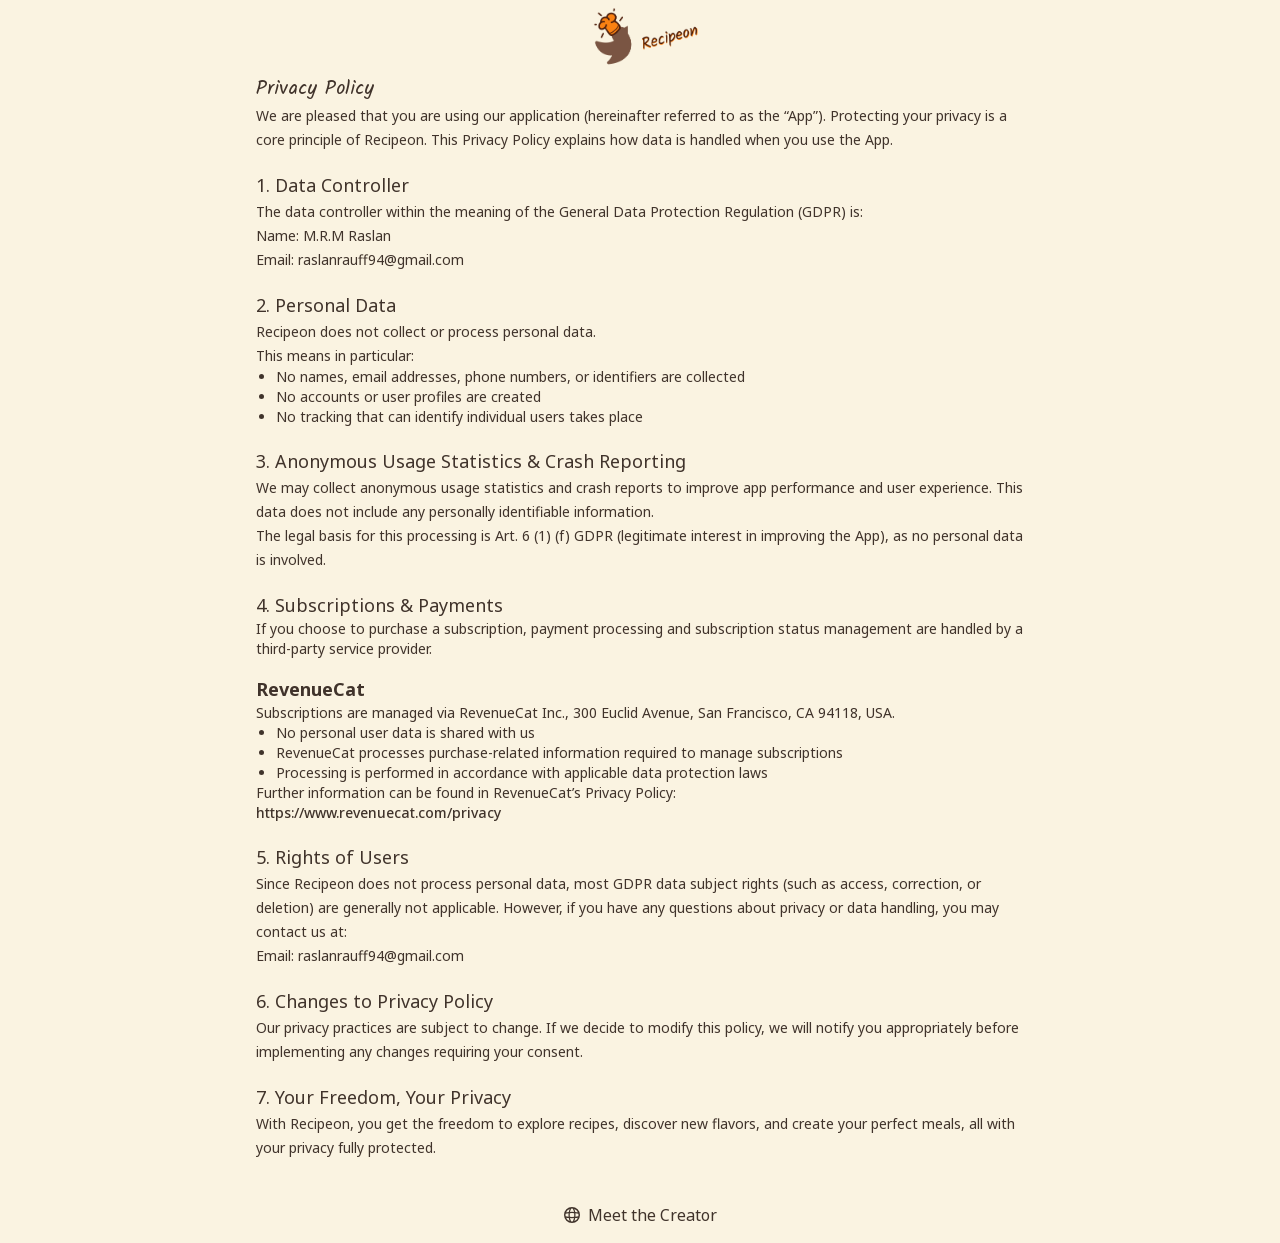
<file: privacy.html>
<!DOCTYPE html><!--5LJuH0_5ru1WAZhf70s_1--><html lang="en"><head><meta charSet="utf-8"/><meta name="viewport" content="width=device-width, initial-scale=1"/><link rel="preload" href="/_next/static/media/0fcab32fcfb2da9d-s.p.52f9b6c9.woff2" as="font" crossorigin="" type="font/woff2"/><link rel="preload" href="/_next/static/media/970c428219233a3d-s.p.feb96725.woff2" as="font" crossorigin="" type="font/woff2"/><link rel="preload" href="/_next/static/media/dc6d2a64e9dbf3bc-s.p.4b9eb7a1.woff2" as="font" crossorigin="" type="font/woff2"/><link rel="stylesheet" href="/_next/static/chunks/1b26d4c869b1d184.css" data-precedence="next"/><link rel="preload" as="script" fetchPriority="low" href="/_next/static/chunks/8b82e90a26500bd4.js"/><script src="/_next/static/chunks/e55dfe44d53dc023.js" async=""></script><script src="/_next/static/chunks/aeaa68aa164e5cad.js" async=""></script><script src="/_next/static/chunks/turbopack-5fa40a3d3fc1ce3f.js" async=""></script><script src="/_next/static/chunks/9a04c90e4db7f0f3.js" async=""></script><meta name="next-size-adjust" content=""/><title>Recipeon</title><meta name="description" content="Turn any dish snap into a Recipe in seconds"/><link rel="icon" href="/favicon.ico?favicon.5d2766f2.ico" sizes="48x48" type="image/x-icon"/><script src="/_next/static/chunks/a6dad97d9634a72d.js" noModule=""></script></head><body class="noto_sans_1e53c0fe-module__L9fj5a__variable kalam_8b2fcfcd-module__Y-NMuG__variable antialiased"><div hidden=""><!--$--><!--/$--></div><div class="font-sans"><main class="page-container"><div class="flex justify-center"><a href="/" class="black  bg-[url(&#x27;/logo-light.png&#x27;)] dark:bg-[url(&#x27;/logo-dark.png&#x27;)]  bg-contain bg-no-repeat bg-center decoration-0  w-[199px] h-[125px] md:w-[120px] md:h-[75px] no-underline text-inherit hover:no-underline focus:outline-none"></a></div><div class="text-start mb-5"><span class="text-xl font-kalam">Privacy Policy</span><br/><span class="text-sm">We are pleased that you are using our application (hereinafter referred to as the “App”). Protecting your privacy is a core principle of Recipeon. This Privacy Policy explains how data is handled when you use the App.</span></div><div class="text-start mb-5"><span class="text-lg">1. Data Controller</span><br/><span class="text-sm">The data controller within the meaning of the General Data Protection Regulation (GDPR) is:<br/>Name: M.R.M Raslan<br/>Email: raslanrauff94@gmail.com<br/></span></div><div class="text-start mb-5"><span class="text-lg">2. Personal Data</span><br/><span class="text-sm">Recipeon does not collect or process personal data.<br/>This means in particular:<ul class="list-disc pl-5"><li>No names, email addresses, phone numbers, or identifiers are collected</li><li>No accounts or user profiles are created</li><li>No tracking that can identify individual users takes place</li></ul></span></div><div class="text-start mb-5"><span class="text-lg">3. Anonymous Usage Statistics &amp; Crash Reporting</span><br/><span class="text-sm">We may collect anonymous usage statistics and crash reports to improve app performance and user experience. This data does not include any personally identifiable information.<br/>The legal basis for this processing is Art. 6 (1) (f) GDPR (legitimate interest in improving the App), as no personal data is involved.</span></div><div class="text-start mb-5"><span class="text-lg">4. Subscriptions &amp; Payments</span><br/><div class="text-sm">If you choose to purchase a subscription, payment processing and subscription status management are handled by a third-party service provider.</div><div class="text-sm mt-4"><span class="text-lg font-bold">RevenueCat</span><br/>Subscriptions are managed via RevenueCat Inc., 300 Euclid Avenue, San Francisco, CA 94118, USA.<ul class="list-disc pl-5"><li>No personal user data is shared with us</li><li>RevenueCat processes purchase-related information required to manage subscriptions</li><li>Processing is performed in accordance with applicable data protection laws</li></ul>Further information can be found in RevenueCat’s Privacy Policy:<br/><a class="font-medium" href="https://www.revenuecat.com/privacy">https://www.revenuecat.com/privacy</a></div></div><div class="text-start mb-5"><span class="text-lg">5. Rights of Users</span><br/><span class="text-sm">Since Recipeon does not process personal data, most GDPR data subject rights (such as access, correction, or deletion) are generally not applicable. However, if you have any questions about privacy or data handling, you may contact us at:<br/>Email: raslanrauff94@gmail.com</span></div><div class="text-start mb-5"><span class="text-lg">6. Changes to Privacy Policy</span><br/><span class="text-sm">Our privacy practices are subject to change. If we decide to modify this policy, we will notify you appropriately before implementing any changes requiring your consent.</span></div><div class="text-start mb-5"><span class="text-lg">7. Your Freedom, Your Privacy</span><br/><span class="text-sm">With Recipeon, you get the freedom to explore recipes, discover new flavors, and create your perfect meals, all with your privacy fully protected.</span></div><div class="flex justify-center gap-4 md:gap-5 pt-6 pb-4"><a class="flex items-center gap-2 hover:underline hover:underline-offset-4" href="https://raslan1994.github.io/" target="_blank" rel="noopener noreferrer"><svg xmlns="http://www.w3.org/2000/svg" width="16" height="16" fill="currentColor" viewBox="0 0 16 16"><g clip-path="url(#a)"><path fill-rule="evenodd" clip-rule="evenodd" d="M10.27 14.1a6.5 6.5 0 0 0 3.67-3.45q-1.24.21-2.7.34-.31 1.83-.97 3.1M8 16A8 8 0 1 0 8 0a8 8 0 0 0 0 16m.48-1.52a7 7 0 0 1-.96 0H7.5a4 4 0 0 1-.84-1.32q-.38-.89-.63-2.08a40 40 0 0 0 3.92 0q-.25 1.2-.63 2.08a4 4 0 0 1-.84 1.31zm2.94-4.76q1.66-.15 2.95-.43a7 7 0 0 0 0-2.58q-1.3-.27-2.95-.43a18 18 0 0 1 0 3.44m-1.27-3.54a17 17 0 0 1 0 3.64 39 39 0 0 1-4.3 0 17 17 0 0 1 0-3.64 39 39 0 0 1 4.3 0m1.1-1.17q1.45.13 2.69.34a6.5 6.5 0 0 0-3.67-3.44q.65 1.26.98 3.1M8.48 1.5l.01.02q.41.37.84 1.31.38.89.63 2.08a40 40 0 0 0-3.92 0q.25-1.2.63-2.08a4 4 0 0 1 .85-1.32 7 7 0 0 1 .96 0m-2.75.4a6.5 6.5 0 0 0-3.67 3.44 29 29 0 0 1 2.7-.34q.31-1.83.97-3.1M4.58 6.28q-1.66.16-2.95.43a7 7 0 0 0 0 2.58q1.3.27 2.95.43a18 18 0 0 1 0-3.44m.17 4.71q-1.45-.12-2.69-.34a6.5 6.5 0 0 0 3.67 3.44q-.65-1.27-.98-3.1" fill="currentColor"></path></g><defs><clipPath id="a"><path fill="currentColor" d="M0 0h16v16H0z"></path></clipPath></defs></svg>Meet the Creator</a></div></main></div><!--$--><!--/$--><script src="/_next/static/chunks/8b82e90a26500bd4.js" id="_R_" async=""></script><script>(self.__next_f=self.__next_f||[]).push([0])</script><script>self.__next_f.push([1,"1:\"$Sreact.fragment\"\n2:I[60326,[\"/_next/static/chunks/9a04c90e4db7f0f3.js\"],\"default\"]\n3:I[57573,[\"/_next/static/chunks/9a04c90e4db7f0f3.js\"],\"default\"]\nc:I[41384,[],\"default\"]\n:HL[\"/_next/static/chunks/1b26d4c869b1d184.css\",\"style\"]\n:HL[\"/_next/static/media/0fcab32fcfb2da9d-s.p.52f9b6c9.woff2\",\"font\",{\"crossOrigin\":\"\",\"type\":\"font/woff2\"}]\n:HL[\"/_next/static/media/970c428219233a3d-s.p.feb96725.woff2\",\"font\",{\"crossOrigin\":\"\",\"type\":\"font/woff2\"}]\n:HL[\"/_next/static/media/dc6d2a64e9dbf3bc-s.p.4b9eb7a1.woff2\",\"font\",{\"crossOrigin\":\"\",\"type\":\"font/woff2\"}]\n"])</script><script>self.__next_f.push([1,"0:{\"P\":null,\"b\":\"5LJuH0-5ru1WAZhf70s-1\",\"c\":[\"\",\"privacy\"],\"q\":\"\",\"i\":false,\"f\":[[[\"\",{\"children\":[\"privacy\",{\"children\":[\"__PAGE__\",{}]}]},\"$undefined\",\"$undefined\",true],[[\"$\",\"$1\",\"c\",{\"children\":[[[\"$\",\"link\",\"0\",{\"rel\":\"stylesheet\",\"href\":\"/_next/static/chunks/1b26d4c869b1d184.css\",\"precedence\":\"next\",\"crossOrigin\":\"$undefined\",\"nonce\":\"$undefined\"}]],[\"$\",\"html\",null,{\"lang\":\"en\",\"children\":[\"$\",\"body\",null,{\"className\":\"noto_sans_1e53c0fe-module__L9fj5a__variable kalam_8b2fcfcd-module__Y-NMuG__variable antialiased\",\"children\":[\"$\",\"$L2\",null,{\"parallelRouterKey\":\"children\",\"error\":\"$undefined\",\"errorStyles\":\"$undefined\",\"errorScripts\":\"$undefined\",\"template\":[\"$\",\"$L3\",null,{}],\"templateStyles\":\"$undefined\",\"templateScripts\":\"$undefined\",\"notFound\":[[[\"$\",\"title\",null,{\"children\":\"404: This page could not be found.\"}],[\"$\",\"div\",null,{\"style\":{\"fontFamily\":\"system-ui,\\\"Segoe UI\\\",Roboto,Helvetica,Arial,sans-serif,\\\"Apple Color Emoji\\\",\\\"Segoe UI Emoji\\\"\",\"height\":\"100vh\",\"textAlign\":\"center\",\"display\":\"flex\",\"flexDirection\":\"column\",\"alignItems\":\"center\",\"justifyContent\":\"center\"},\"children\":[\"$\",\"div\",null,{\"children\":[[\"$\",\"style\",null,{\"dangerouslySetInnerHTML\":{\"__html\":\"body{color:#000;background:#fff;margin:0}.next-error-h1{border-right:1px solid rgba(0,0,0,.3)}@media (prefers-color-scheme:dark){body{color:#fff;background:#000}.next-error-h1{border-right:1px solid rgba(255,255,255,.3)}}\"}}],[\"$\",\"h1\",null,{\"className\":\"next-error-h1\",\"style\":{\"display\":\"inline-block\",\"margin\":\"0 20px 0 0\",\"padding\":\"0 23px 0 0\",\"fontSize\":24,\"fontWeight\":500,\"verticalAlign\":\"top\",\"lineHeight\":\"49px\"},\"children\":404}],[\"$\",\"div\",null,{\"style\":{\"display\":\"inline-block\"},\"children\":[\"$\",\"h2\",null,{\"style\":{\"fontSize\":14,\"fontWeight\":400,\"lineHeight\":\"49px\",\"margin\":0},\"children\":\"This page could not be found.\"}]}]]}]}]],[]],\"forbidden\":\"$undefined\",\"unauthorized\":\"$undefined\"}]}]}]]}],{\"children\":[[\"$\",\"$1\",\"c\",{\"children\":[null,[\"$\",\"$L2\",null,{\"parallelRouterKey\":\"children\",\"error\":\"$undefined\",\"errorStyles\":\"$undefined\",\"errorScripts\":\"$undefined\",\"template\":[\"$\",\"$L3\",null,{}],\"templateStyles\":\"$undefined\",\"templateScripts\":\"$undefined\",\"notFound\":\"$undefined\",\"forbidden\":\"$undefined\",\"unauthorized\":\"$undefined\"}]]}],{\"children\":[[\"$\",\"$1\",\"c\",{\"children\":[[\"$\",\"div\",null,{\"className\":\"font-sans\",\"children\":[\"$\",\"main\",null,{\"className\":\"page-container\",\"children\":[[\"$\",\"div\",null,{\"className\":\"flex justify-center\",\"children\":[\"$\",\"a\",null,{\"href\":\"/\",\"className\":\"black  bg-[url('/logo-light.png')] dark:bg-[url('/logo-dark.png')]  bg-contain bg-no-repeat bg-center decoration-0  w-[199px] h-[125px] md:w-[120px] md:h-[75px] no-underline text-inherit hover:no-underline focus:outline-none\"}]}],[\"$\",\"div\",null,{\"className\":\"text-start mb-5\",\"children\":[[\"$\",\"span\",null,{\"className\":\"text-xl font-kalam\",\"children\":\"Privacy Policy\"}],[\"$\",\"br\",null,{}],[\"$\",\"span\",null,{\"className\":\"text-sm\",\"children\":\"We are pleased that you are using our application (hereinafter referred to as the “App”). Protecting your privacy is a core principle of Recipeon. This Privacy Policy explains how data is handled when you use the App.\"}]]}],[\"$\",\"div\",null,{\"className\":\"text-start mb-5\",\"children\":[[\"$\",\"span\",null,{\"className\":\"text-lg\",\"children\":\"1. Data Controller\"}],[\"$\",\"br\",null,{}],[\"$\",\"span\",null,{\"className\":\"text-sm\",\"children\":[\"The data controller within the meaning of the General Data Protection Regulation (GDPR) is:\",[\"$\",\"br\",null,{}],\"Name: M.R.M Raslan\",[\"$\",\"br\",null,{}],\"Email: raslanrauff94@gmail.com\",[\"$\",\"br\",null,{}]]}]]}],[\"$\",\"div\",null,{\"className\":\"text-start mb-5\",\"children\":[[\"$\",\"span\",null,{\"className\":\"text-lg\",\"children\":\"2. Personal Data\"}],[\"$\",\"br\",null,{}],[\"$\",\"span\",null,{\"className\":\"text-sm\",\"children\":[\"Recipeon does not collect or process personal data.\",[\"$\",\"br\",null,{}],\"This means in particular:\",[\"$\",\"ul\",null,{\"className\":\"list-disc pl-5\",\"children\":[[\"$\",\"li\",null,{\"children\":\"No names, email addresses, phone numbers, or identifiers are collected\"}],[\"$\",\"li\",null,{\"children\":\"No accounts or user profiles are created\"}],[\"$\",\"li\",null,{\"children\":\"No tracking that can identify individual users takes place\"}]]}]]}]]}],[\"$\",\"div\",null,{\"className\":\"text-start mb-5\",\"children\":[[\"$\",\"span\",null,{\"className\":\"text-lg\",\"children\":\"3. Anonymous Usage Statistics \u0026 Crash Reporting\"}],[\"$\",\"br\",null,{}],[\"$\",\"span\",null,{\"className\":\"text-sm\",\"children\":[\"We may collect anonymous usage statistics and crash reports to improve app performance and user experience. This data does not include any personally identifiable information.\",\"$L4\",\"The legal basis for this processing is Art. 6 (1) (f) GDPR (legitimate interest in improving the App), as no personal data is involved.\"]}]]}],\"$L5\",\"$L6\",\"$L7\",\"$L8\",\"$L9\"]}]}],null,\"$La\"]}],{},null,false,false]},null,false,false]},null,false,false],\"$Lb\",false]],\"m\":\"$undefined\",\"G\":[\"$c\",[]],\"S\":true}\n"])</script><script>self.__next_f.push([1,"d:I[11157,[\"/_next/static/chunks/9a04c90e4db7f0f3.js\"],\"OutletBoundary\"]\ne:\"$Sreact.suspense\"\n10:I[11157,[\"/_next/static/chunks/9a04c90e4db7f0f3.js\"],\"ViewportBoundary\"]\n12:I[11157,[\"/_next/static/chunks/9a04c90e4db7f0f3.js\"],\"MetadataBoundary\"]\n4:[\"$\",\"br\",null,{}]\n5:[\"$\",\"div\",null,{\"className\":\"text-start mb-5\",\"children\":[[\"$\",\"span\",null,{\"className\":\"text-lg\",\"children\":\"4. Subscriptions \u0026 Payments\"}],[\"$\",\"br\",null,{}],[\"$\",\"div\",null,{\"className\":\"text-sm\",\"children\":\"If you choose to purchase a subscription, payment processing and subscription status management are handled by a third-party service provider.\"}],[\"$\",\"div\",null,{\"className\":\"text-sm mt-4\",\"children\":[[\"$\",\"span\",null,{\"className\":\"text-lg font-bold\",\"children\":\"RevenueCat\"}],[\"$\",\"br\",null,{}],\"Subscriptions are managed via RevenueCat Inc., 300 Euclid Avenue, San Francisco, CA 94118, USA.\",[\"$\",\"ul\",null,{\"className\":\"list-disc pl-5\",\"children\":[[\"$\",\"li\",null,{\"children\":\"No personal user data is shared with us\"}],[\"$\",\"li\",null,{\"children\":\"RevenueCat processes purchase-related information required to manage subscriptions\"}],[\"$\",\"li\",null,{\"children\":\"Processing is performed in accordance with applicable data protection laws\"}]]}],\"Further information can be found in RevenueCat’s Privacy Policy:\",[\"$\",\"br\",null,{}],[\"$\",\"a\",null,{\"className\":\"font-medium\",\"href\":\"https://www.revenuecat.com/privacy\",\"children\":\"https://www.revenuecat.com/privacy\"}]]}]]}]\n6:[\"$\",\"div\",null,{\"className\":\"text-start mb-5\",\"children\":[[\"$\",\"span\",null,{\"className\":\"text-lg\",\"children\":\"5. Rights of Users\"}],[\"$\",\"br\",null,{}],[\"$\",\"span\",null,{\"className\":\"text-sm\",\"children\":[\"Since Recipeon does not process personal data, most GDPR data subject rights (such as access, correction, or deletion) are generally not applicable. However, if you have any questions about privacy or data handling, you may contact us at:\",[\"$\",\"br\",null,{}],\"Email: raslanrauff94@gmail.com\"]}]]}]\n7:[\"$\",\"div\",null,{\"className\":\"text-start mb-5\",\"children\":[[\"$\",\"span\",null,{\"className\":\"text-lg\",\"children\":\"6. Changes to Privacy Policy\"}],[\"$\",\"br\",null,{}],[\"$\",\"span\",null,{\"className\":\"text-sm\",\"children\":\"Our privacy practices are subject to change. If we decide to modify this policy, we will notify you appropriately before implementing any changes requiring your consent.\"}]]}]\n8:[\"$\",\"div\",null,{\"className\":\"text-start mb-5\",\"children\":[[\"$\",\"span\",null,{\"className\":\"text-lg\",\"children\":\"7. Your Freedom, Your Privacy\"}],[\"$\",\"br\",null,{}],[\"$\",\"span\",null,{\"className\":\"text-sm\",\"children\":\"With Recipeon, you get the freedom to explore recipes, discover new flavors, and create your perfect meals, all with your privacy fully protected.\"}]]}]\n"])</script><script>self.__next_f.push([1,"9:[\"$\",\"div\",null,{\"className\":\"flex justify-center gap-4 md:gap-5 pt-6 pb-4\",\"children\":[\"$\",\"a\",null,{\"className\":\"flex items-center gap-2 hover:underline hover:underline-offset-4\",\"href\":\"https://raslan1994.github.io/\",\"target\":\"_blank\",\"rel\":\"noopener noreferrer\",\"children\":[[\"$\",\"svg\",null,{\"xmlns\":\"http://www.w3.org/2000/svg\",\"width\":16,\"height\":16,\"fill\":\"currentColor\",\"viewBox\":\"0 0 16 16\",\"children\":[[\"$\",\"g\",null,{\"clipPath\":\"url(#a)\",\"children\":[\"$\",\"path\",null,{\"fillRule\":\"evenodd\",\"clipRule\":\"evenodd\",\"d\":\"M10.27 14.1a6.5 6.5 0 0 0 3.67-3.45q-1.24.21-2.7.34-.31 1.83-.97 3.1M8 16A8 8 0 1 0 8 0a8 8 0 0 0 0 16m.48-1.52a7 7 0 0 1-.96 0H7.5a4 4 0 0 1-.84-1.32q-.38-.89-.63-2.08a40 40 0 0 0 3.92 0q-.25 1.2-.63 2.08a4 4 0 0 1-.84 1.31zm2.94-4.76q1.66-.15 2.95-.43a7 7 0 0 0 0-2.58q-1.3-.27-2.95-.43a18 18 0 0 1 0 3.44m-1.27-3.54a17 17 0 0 1 0 3.64 39 39 0 0 1-4.3 0 17 17 0 0 1 0-3.64 39 39 0 0 1 4.3 0m1.1-1.17q1.45.13 2.69.34a6.5 6.5 0 0 0-3.67-3.44q.65 1.26.98 3.1M8.48 1.5l.01.02q.41.37.84 1.31.38.89.63 2.08a40 40 0 0 0-3.92 0q.25-1.2.63-2.08a4 4 0 0 1 .85-1.32 7 7 0 0 1 .96 0m-2.75.4a6.5 6.5 0 0 0-3.67 3.44 29 29 0 0 1 2.7-.34q.31-1.83.97-3.1M4.58 6.28q-1.66.16-2.95.43a7 7 0 0 0 0 2.58q1.3.27 2.95.43a18 18 0 0 1 0-3.44m.17 4.71q-1.45-.12-2.69-.34a6.5 6.5 0 0 0 3.67 3.44q-.65-1.27-.98-3.1\",\"fill\":\"currentColor\"}]}],[\"$\",\"defs\",null,{\"children\":[\"$\",\"clipPath\",null,{\"id\":\"a\",\"children\":[\"$\",\"path\",null,{\"fill\":\"currentColor\",\"d\":\"M0 0h16v16H0z\"}]}]}]]}],\"Meet the Creator\"]}]}]\n"])</script><script>self.__next_f.push([1,"a:[\"$\",\"$Ld\",null,{\"children\":[\"$\",\"$e\",null,{\"name\":\"Next.MetadataOutlet\",\"children\":\"$@f\"}]}]\nb:[\"$\",\"$1\",\"h\",{\"children\":[null,[\"$\",\"$L10\",null,{\"children\":\"$L11\"}],[\"$\",\"div\",null,{\"hidden\":true,\"children\":[\"$\",\"$L12\",null,{\"children\":[\"$\",\"$e\",null,{\"name\":\"Next.Metadata\",\"children\":\"$L13\"}]}]}],[\"$\",\"meta\",null,{\"name\":\"next-size-adjust\",\"content\":\"\"}]]}]\n"])</script><script>self.__next_f.push([1,"11:[[\"$\",\"meta\",\"0\",{\"charSet\":\"utf-8\"}],[\"$\",\"meta\",\"1\",{\"name\":\"viewport\",\"content\":\"width=device-width, initial-scale=1\"}]]\n"])</script><script>self.__next_f.push([1,"14:I[15802,[\"/_next/static/chunks/9a04c90e4db7f0f3.js\"],\"IconMark\"]\nf:null\n13:[[\"$\",\"title\",\"0\",{\"children\":\"Recipeon\"}],[\"$\",\"meta\",\"1\",{\"name\":\"description\",\"content\":\"Turn any dish snap into a Recipe in seconds\"}],[\"$\",\"link\",\"2\",{\"rel\":\"icon\",\"href\":\"/favicon.ico?favicon.5d2766f2.ico\",\"sizes\":\"48x48\",\"type\":\"image/x-icon\"}],[\"$\",\"$L14\",\"3\",{}]]\n"])</script></body></html>
</file>
<file: _next/static/chunks/1b26d4c869b1d184.css>
@import "https://fonts.googleapis.com/css2?family=Noto+Sans:wght@400;500;600;700&family=Kalam:wght@400;700&display=swap";
@font-face{font-family:Noto Sans;font-style:normal;font-weight:400;font-stretch:100%;font-display:swap;src:url(../media/d0daeb77ad486505-s.53fd57f3.woff2)format("woff2");unicode-range:U+460-52F,U+1C80-1C8A,U+20B4,U+2DE0-2DFF,U+A640-A69F,U+FE2E-FE2F}@font-face{font-family:Noto Sans;font-style:normal;font-weight:400;font-stretch:100%;font-display:swap;src:url(../media/13c8bea787795a91-s.3c7372c0.woff2)format("woff2");unicode-range:U+301,U+400-45F,U+490-491,U+4B0-4B1,U+2116}@font-face{font-family:Noto Sans;font-style:normal;font-weight:400;font-stretch:100%;font-display:swap;src:url(../media/fb34704f4f4f68ab-s.ce643c06.woff2)format("woff2");unicode-range:U+900-97F,U+1CD0-1CF9,U+200C-200D,U+20A8,U+20B9,U+20F0,U+25CC,U+A830-A839,U+A8E0-A8FF,U+11B00-11B09}@font-face{font-family:Noto Sans;font-style:normal;font-weight:400;font-stretch:100%;font-display:swap;src:url(../media/26229c3b890d5b41-s.d2027bdc.woff2)format("woff2");unicode-range:U+1F??}@font-face{font-family:Noto Sans;font-style:normal;font-weight:400;font-stretch:100%;font-display:swap;src:url(../media/ec173da4e4ac482c-s.6e8c23fe.woff2)format("woff2");unicode-range:U+370-377,U+37A-37F,U+384-38A,U+38C,U+38E-3A1,U+3A3-3FF}@font-face{font-family:Noto Sans;font-style:normal;font-weight:400;font-stretch:100%;font-display:swap;src:url(../media/eca1cc1e672884b5-s.080cd8a2.woff2)format("woff2");unicode-range:U+102-103,U+110-111,U+128-129,U+168-169,U+1A0-1A1,U+1AF-1B0,U+300-301,U+303-304,U+308-309,U+323,U+329,U+1EA0-1EF9,U+20AB}@font-face{font-family:Noto Sans;font-style:normal;font-weight:400;font-stretch:100%;font-display:swap;src:url(../media/05ce0245cbf07d46-s.bde6fdef.woff2)format("woff2");unicode-range:U+100-2BA,U+2BD-2C5,U+2C7-2CC,U+2CE-2D7,U+2DD-2FF,U+304,U+308,U+329,U+1D00-1DBF,U+1E00-1E9F,U+1EF2-1EFF,U+2020,U+20A0-20AB,U+20AD-20C0,U+2113,U+2C60-2C7F,U+A720-A7FF}@font-face{font-family:Noto Sans;font-style:normal;font-weight:400;font-stretch:100%;font-display:swap;src:url(../media/dc6d2a64e9dbf3bc-s.p.4b9eb7a1.woff2)format("woff2");unicode-range:U+??,U+131,U+152-153,U+2BB-2BC,U+2C6,U+2DA,U+2DC,U+304,U+308,U+329,U+2000-206F,U+20AC,U+2122,U+2191,U+2193,U+2212,U+2215,U+FEFF,U+FFFD}@font-face{font-family:Noto Sans;font-style:normal;font-weight:500;font-stretch:100%;font-display:swap;src:url(../media/d0daeb77ad486505-s.53fd57f3.woff2)format("woff2");unicode-range:U+460-52F,U+1C80-1C8A,U+20B4,U+2DE0-2DFF,U+A640-A69F,U+FE2E-FE2F}@font-face{font-family:Noto Sans;font-style:normal;font-weight:500;font-stretch:100%;font-display:swap;src:url(../media/13c8bea787795a91-s.3c7372c0.woff2)format("woff2");unicode-range:U+301,U+400-45F,U+490-491,U+4B0-4B1,U+2116}@font-face{font-family:Noto Sans;font-style:normal;font-weight:500;font-stretch:100%;font-display:swap;src:url(../media/fb34704f4f4f68ab-s.ce643c06.woff2)format("woff2");unicode-range:U+900-97F,U+1CD0-1CF9,U+200C-200D,U+20A8,U+20B9,U+20F0,U+25CC,U+A830-A839,U+A8E0-A8FF,U+11B00-11B09}@font-face{font-family:Noto Sans;font-style:normal;font-weight:500;font-stretch:100%;font-display:swap;src:url(../media/26229c3b890d5b41-s.d2027bdc.woff2)format("woff2");unicode-range:U+1F??}@font-face{font-family:Noto Sans;font-style:normal;font-weight:500;font-stretch:100%;font-display:swap;src:url(../media/ec173da4e4ac482c-s.6e8c23fe.woff2)format("woff2");unicode-range:U+370-377,U+37A-37F,U+384-38A,U+38C,U+38E-3A1,U+3A3-3FF}@font-face{font-family:Noto Sans;font-style:normal;font-weight:500;font-stretch:100%;font-display:swap;src:url(../media/eca1cc1e672884b5-s.080cd8a2.woff2)format("woff2");unicode-range:U+102-103,U+110-111,U+128-129,U+168-169,U+1A0-1A1,U+1AF-1B0,U+300-301,U+303-304,U+308-309,U+323,U+329,U+1EA0-1EF9,U+20AB}@font-face{font-family:Noto Sans;font-style:normal;font-weight:500;font-stretch:100%;font-display:swap;src:url(../media/05ce0245cbf07d46-s.bde6fdef.woff2)format("woff2");unicode-range:U+100-2BA,U+2BD-2C5,U+2C7-2CC,U+2CE-2D7,U+2DD-2FF,U+304,U+308,U+329,U+1D00-1DBF,U+1E00-1E9F,U+1EF2-1EFF,U+2020,U+20A0-20AB,U+20AD-20C0,U+2113,U+2C60-2C7F,U+A720-A7FF}@font-face{font-family:Noto Sans;font-style:normal;font-weight:500;font-stretch:100%;font-display:swap;src:url(../media/dc6d2a64e9dbf3bc-s.p.4b9eb7a1.woff2)format("woff2");unicode-range:U+??,U+131,U+152-153,U+2BB-2BC,U+2C6,U+2DA,U+2DC,U+304,U+308,U+329,U+2000-206F,U+20AC,U+2122,U+2191,U+2193,U+2212,U+2215,U+FEFF,U+FFFD}@font-face{font-family:Noto Sans;font-style:normal;font-weight:600;font-stretch:100%;font-display:swap;src:url(../media/d0daeb77ad486505-s.53fd57f3.woff2)format("woff2");unicode-range:U+460-52F,U+1C80-1C8A,U+20B4,U+2DE0-2DFF,U+A640-A69F,U+FE2E-FE2F}@font-face{font-family:Noto Sans;font-style:normal;font-weight:600;font-stretch:100%;font-display:swap;src:url(../media/13c8bea787795a91-s.3c7372c0.woff2)format("woff2");unicode-range:U+301,U+400-45F,U+490-491,U+4B0-4B1,U+2116}@font-face{font-family:Noto Sans;font-style:normal;font-weight:600;font-stretch:100%;font-display:swap;src:url(../media/fb34704f4f4f68ab-s.ce643c06.woff2)format("woff2");unicode-range:U+900-97F,U+1CD0-1CF9,U+200C-200D,U+20A8,U+20B9,U+20F0,U+25CC,U+A830-A839,U+A8E0-A8FF,U+11B00-11B09}@font-face{font-family:Noto Sans;font-style:normal;font-weight:600;font-stretch:100%;font-display:swap;src:url(../media/26229c3b890d5b41-s.d2027bdc.woff2)format("woff2");unicode-range:U+1F??}@font-face{font-family:Noto Sans;font-style:normal;font-weight:600;font-stretch:100%;font-display:swap;src:url(../media/ec173da4e4ac482c-s.6e8c23fe.woff2)format("woff2");unicode-range:U+370-377,U+37A-37F,U+384-38A,U+38C,U+38E-3A1,U+3A3-3FF}@font-face{font-family:Noto Sans;font-style:normal;font-weight:600;font-stretch:100%;font-display:swap;src:url(../media/eca1cc1e672884b5-s.080cd8a2.woff2)format("woff2");unicode-range:U+102-103,U+110-111,U+128-129,U+168-169,U+1A0-1A1,U+1AF-1B0,U+300-301,U+303-304,U+308-309,U+323,U+329,U+1EA0-1EF9,U+20AB}@font-face{font-family:Noto Sans;font-style:normal;font-weight:600;font-stretch:100%;font-display:swap;src:url(../media/05ce0245cbf07d46-s.bde6fdef.woff2)format("woff2");unicode-range:U+100-2BA,U+2BD-2C5,U+2C7-2CC,U+2CE-2D7,U+2DD-2FF,U+304,U+308,U+329,U+1D00-1DBF,U+1E00-1E9F,U+1EF2-1EFF,U+2020,U+20A0-20AB,U+20AD-20C0,U+2113,U+2C60-2C7F,U+A720-A7FF}@font-face{font-family:Noto Sans;font-style:normal;font-weight:600;font-stretch:100%;font-display:swap;src:url(../media/dc6d2a64e9dbf3bc-s.p.4b9eb7a1.woff2)format("woff2");unicode-range:U+??,U+131,U+152-153,U+2BB-2BC,U+2C6,U+2DA,U+2DC,U+304,U+308,U+329,U+2000-206F,U+20AC,U+2122,U+2191,U+2193,U+2212,U+2215,U+FEFF,U+FFFD}@font-face{font-family:Noto Sans;font-style:normal;font-weight:700;font-stretch:100%;font-display:swap;src:url(../media/d0daeb77ad486505-s.53fd57f3.woff2)format("woff2");unicode-range:U+460-52F,U+1C80-1C8A,U+20B4,U+2DE0-2DFF,U+A640-A69F,U+FE2E-FE2F}@font-face{font-family:Noto Sans;font-style:normal;font-weight:700;font-stretch:100%;font-display:swap;src:url(../media/13c8bea787795a91-s.3c7372c0.woff2)format("woff2");unicode-range:U+301,U+400-45F,U+490-491,U+4B0-4B1,U+2116}@font-face{font-family:Noto Sans;font-style:normal;font-weight:700;font-stretch:100%;font-display:swap;src:url(../media/fb34704f4f4f68ab-s.ce643c06.woff2)format("woff2");unicode-range:U+900-97F,U+1CD0-1CF9,U+200C-200D,U+20A8,U+20B9,U+20F0,U+25CC,U+A830-A839,U+A8E0-A8FF,U+11B00-11B09}@font-face{font-family:Noto Sans;font-style:normal;font-weight:700;font-stretch:100%;font-display:swap;src:url(../media/26229c3b890d5b41-s.d2027bdc.woff2)format("woff2");unicode-range:U+1F??}@font-face{font-family:Noto Sans;font-style:normal;font-weight:700;font-stretch:100%;font-display:swap;src:url(../media/ec173da4e4ac482c-s.6e8c23fe.woff2)format("woff2");unicode-range:U+370-377,U+37A-37F,U+384-38A,U+38C,U+38E-3A1,U+3A3-3FF}@font-face{font-family:Noto Sans;font-style:normal;font-weight:700;font-stretch:100%;font-display:swap;src:url(../media/eca1cc1e672884b5-s.080cd8a2.woff2)format("woff2");unicode-range:U+102-103,U+110-111,U+128-129,U+168-169,U+1A0-1A1,U+1AF-1B0,U+300-301,U+303-304,U+308-309,U+323,U+329,U+1EA0-1EF9,U+20AB}@font-face{font-family:Noto Sans;font-style:normal;font-weight:700;font-stretch:100%;font-display:swap;src:url(../media/05ce0245cbf07d46-s.bde6fdef.woff2)format("woff2");unicode-range:U+100-2BA,U+2BD-2C5,U+2C7-2CC,U+2CE-2D7,U+2DD-2FF,U+304,U+308,U+329,U+1D00-1DBF,U+1E00-1E9F,U+1EF2-1EFF,U+2020,U+20A0-20AB,U+20AD-20C0,U+2113,U+2C60-2C7F,U+A720-A7FF}@font-face{font-family:Noto Sans;font-style:normal;font-weight:700;font-stretch:100%;font-display:swap;src:url(../media/dc6d2a64e9dbf3bc-s.p.4b9eb7a1.woff2)format("woff2");unicode-range:U+??,U+131,U+152-153,U+2BB-2BC,U+2C6,U+2DA,U+2DC,U+304,U+308,U+329,U+2000-206F,U+20AC,U+2122,U+2191,U+2193,U+2212,U+2215,U+FEFF,U+FFFD}@font-face{font-family:Noto Sans Fallback;src:local(Arial);ascent-override:100.54%;descent-override:27.56%;line-gap-override:0.0%;size-adjust:106.33%}.noto_sans_1e53c0fe-module__L9fj5a__className{font-family:Noto Sans,Noto Sans Fallback;font-style:normal}.noto_sans_1e53c0fe-module__L9fj5a__variable{--font-noto:"Noto Sans","Noto Sans Fallback"}
@font-face{font-family:Kalam;font-style:normal;font-weight:400;font-display:swap;src:url(../media/f9d625bba3a10f71-s.294b4630.woff2)format("woff2");unicode-range:U+900-97F,U+1CD0-1CF9,U+200C-200D,U+20A8,U+20B9,U+20F0,U+25CC,U+A830-A839,U+A8E0-A8FF,U+11B00-11B09}@font-face{font-family:Kalam;font-style:normal;font-weight:400;font-display:swap;src:url(../media/0cdb645d767d445c-s.af3855ad.woff2)format("woff2");unicode-range:U+100-2BA,U+2BD-2C5,U+2C7-2CC,U+2CE-2D7,U+2DD-2FF,U+304,U+308,U+329,U+1D00-1DBF,U+1E00-1E9F,U+1EF2-1EFF,U+2020,U+20A0-20AB,U+20AD-20C0,U+2113,U+2C60-2C7F,U+A720-A7FF}@font-face{font-family:Kalam;font-style:normal;font-weight:400;font-display:swap;src:url(../media/0fcab32fcfb2da9d-s.p.52f9b6c9.woff2)format("woff2");unicode-range:U+??,U+131,U+152-153,U+2BB-2BC,U+2C6,U+2DA,U+2DC,U+304,U+308,U+329,U+2000-206F,U+20AC,U+2122,U+2191,U+2193,U+2212,U+2215,U+FEFF,U+FFFD}@font-face{font-family:Kalam;font-style:normal;font-weight:700;font-display:swap;src:url(../media/55369777ae4e606f-s.1d60ed52.woff2)format("woff2");unicode-range:U+900-97F,U+1CD0-1CF9,U+200C-200D,U+20A8,U+20B9,U+20F0,U+25CC,U+A830-A839,U+A8E0-A8FF,U+11B00-11B09}@font-face{font-family:Kalam;font-style:normal;font-weight:700;font-display:swap;src:url(../media/786278188bba99f8-s.5352508f.woff2)format("woff2");unicode-range:U+100-2BA,U+2BD-2C5,U+2C7-2CC,U+2CE-2D7,U+2DD-2FF,U+304,U+308,U+329,U+1D00-1DBF,U+1E00-1E9F,U+1EF2-1EFF,U+2020,U+20A0-20AB,U+20AD-20C0,U+2113,U+2C60-2C7F,U+A720-A7FF}@font-face{font-family:Kalam;font-style:normal;font-weight:700;font-display:swap;src:url(../media/970c428219233a3d-s.p.feb96725.woff2)format("woff2");unicode-range:U+??,U+131,U+152-153,U+2BB-2BC,U+2C6,U+2DA,U+2DC,U+304,U+308,U+329,U+2000-206F,U+20AC,U+2122,U+2191,U+2193,U+2212,U+2215,U+FEFF,U+FFFD}@font-face{font-family:Kalam Fallback;src:local(Arial);ascent-override:108.94%;descent-override:54.42%;line-gap-override:0.0%;size-adjust:97.58%}.kalam_8b2fcfcd-module__Y-NMuG__className{font-family:Kalam,Kalam Fallback;font-style:normal}.kalam_8b2fcfcd-module__Y-NMuG__variable{--font-kalam-var:"Kalam","Kalam Fallback"}
@layer properties{@supports (((-webkit-hyphens:none)) and (not (margin-trim:inline))) or ((-moz-orient:inline) and (not (color:rgb(from red r g b)))){*,:before,:after,::backdrop{--tw-rotate-x:initial;--tw-rotate-y:initial;--tw-rotate-z:initial;--tw-skew-x:initial;--tw-skew-y:initial;--tw-font-weight:initial;--tw-blur:initial;--tw-brightness:initial;--tw-contrast:initial;--tw-grayscale:initial;--tw-hue-rotate:initial;--tw-invert:initial;--tw-opacity:initial;--tw-saturate:initial;--tw-sepia:initial;--tw-drop-shadow:initial;--tw-drop-shadow-color:initial;--tw-drop-shadow-alpha:100%;--tw-drop-shadow-size:initial}}}@layer theme{:root,:host{--font-sans:var(--font-noto),"Noto Sans",system-ui,sans-serif;--font-mono:ui-monospace,SFMono-Regular,Menlo,Monaco,Consolas,"Liberation Mono","Courier New",monospace;--spacing:.25rem;--text-xs:.75rem;--text-xs--line-height:calc(1/.75);--text-sm:.875rem;--text-sm--line-height:calc(1.25/.875);--text-lg:1.125rem;--text-lg--line-height:calc(1.75/1.125);--text-xl:1.25rem;--text-xl--line-height:calc(1.75/1.25);--text-2xl:1.5rem;--text-2xl--line-height:calc(2/1.5);--font-weight-medium:500;--font-weight-semibold:600;--font-weight-bold:700;--radius-xl:.75rem;--default-font-family:var(--font-noto),"Noto Sans",system-ui,sans-serif;--default-mono-font-family:var(--font-mono);--color-orange:#fa8112;--color-espresso:#4f200d;--color-cream:#faf3e1}}@layer base{*,:after,:before,::backdrop{box-sizing:border-box;border:0 solid;margin:0;padding:0}::file-selector-button{box-sizing:border-box;border:0 solid;margin:0;padding:0}html,:host{-webkit-text-size-adjust:100%;tab-size:4;line-height:1.5;font-family:var(--default-font-family,ui-sans-serif,system-ui,sans-serif,"Apple Color Emoji","Segoe UI Emoji","Segoe UI Symbol","Noto Color Emoji");font-feature-settings:var(--default-font-feature-settings,normal);font-variation-settings:var(--default-font-variation-settings,normal);-webkit-tap-highlight-color:transparent}hr{height:0;color:inherit;border-top-width:1px}abbr:where([title]){-webkit-text-decoration:underline dotted;text-decoration:underline dotted}h1,h2,h3,h4,h5,h6{font-size:inherit;font-weight:inherit}a{color:inherit;-webkit-text-decoration:inherit;-webkit-text-decoration:inherit;-webkit-text-decoration:inherit;-webkit-text-decoration:inherit;text-decoration:inherit}b,strong{font-weight:bolder}code,kbd,samp,pre{font-family:var(--default-mono-font-family,ui-monospace,SFMono-Regular,Menlo,Monaco,Consolas,"Liberation Mono","Courier New",monospace);font-feature-settings:var(--default-mono-font-feature-settings,normal);font-variation-settings:var(--default-mono-font-variation-settings,normal);font-size:1em}small{font-size:80%}sub,sup{vertical-align:baseline;font-size:75%;line-height:0;position:relative}sub{bottom:-.25em}sup{top:-.5em}table{text-indent:0;border-color:inherit;border-collapse:collapse}:-moz-focusring{outline:auto}progress{vertical-align:baseline}summary{display:list-item}ol,ul,menu{list-style:none}img,svg,video,canvas,audio,iframe,embed,object{vertical-align:middle;display:block}img,video{max-width:100%;height:auto}button,input,select,optgroup,textarea{font:inherit;font-feature-settings:inherit;font-variation-settings:inherit;letter-spacing:inherit;color:inherit;opacity:1;background-color:#0000;border-radius:0}::file-selector-button{font:inherit;font-feature-settings:inherit;font-variation-settings:inherit;letter-spacing:inherit;color:inherit;opacity:1;background-color:#0000;border-radius:0}:where(select:is([multiple],[size])) optgroup{font-weight:bolder}:where(select:is([multiple],[size])) optgroup option{padding-inline-start:20px}::file-selector-button{margin-inline-end:4px}::placeholder{opacity:1}@supports (not ((-webkit-appearance:-apple-pay-button))) or (contain-intrinsic-size:1px){::placeholder{color:currentColor}@supports (color:color-mix(in lab, red, red)){::placeholder{color:color-mix(in oklab,currentcolor 50%,transparent)}}}textarea{resize:vertical}::-webkit-search-decoration{-webkit-appearance:none}::-webkit-date-and-time-value{min-height:1lh;text-align:inherit}::-webkit-datetime-edit{display:inline-flex}::-webkit-datetime-edit-fields-wrapper{padding:0}::-webkit-datetime-edit{padding-block:0}::-webkit-datetime-edit-year-field{padding-block:0}::-webkit-datetime-edit-month-field{padding-block:0}::-webkit-datetime-edit-day-field{padding-block:0}::-webkit-datetime-edit-hour-field{padding-block:0}::-webkit-datetime-edit-minute-field{padding-block:0}::-webkit-datetime-edit-second-field{padding-block:0}::-webkit-datetime-edit-millisecond-field{padding-block:0}::-webkit-datetime-edit-meridiem-field{padding-block:0}::-webkit-calendar-picker-indicator{line-height:1}:-moz-ui-invalid{box-shadow:none}button,input:where([type=button],[type=reset],[type=submit]){appearance:button}::file-selector-button{appearance:button}::-webkit-inner-spin-button{height:auto}::-webkit-outer-spin-button{height:auto}[hidden]:where(:not([hidden=until-found])){display:none!important}}@layer components;@layer utilities{.absolute{position:absolute}.relative{position:relative}.start{inset-inline-start:var(--spacing)}.mt-4{margin-top:calc(var(--spacing)*4)}.mb-5{margin-bottom:calc(var(--spacing)*5)}.flex{display:flex}.grid{display:grid}.hidden{display:none}.h-\[125px\]{height:125px}.w-\[199px\]{width:199px}.w-fit{width:fit-content}.transform{transform:var(--tw-rotate-x,)var(--tw-rotate-y,)var(--tw-rotate-z,)var(--tw-skew-x,)var(--tw-skew-y,)}.list-disc{list-style-type:disc}.grid-cols-1{grid-template-columns:repeat(1,minmax(0,1fr))}.items-center{align-items:center}.justify-center{justify-content:center}.gap-2{gap:calc(var(--spacing)*2)}.gap-4{gap:calc(var(--spacing)*4)}.rounded{border-radius:.25rem}.rounded-xl{border-radius:var(--radius-xl)}.bg-\[url\(\'\/logo-light\.png\'\)\]{background-image:url(/logo-light.png)}.bg-contain{background-size:contain}.bg-center{background-position:50%}.bg-no-repeat{background-repeat:no-repeat}.px-4{padding-inline:calc(var(--spacing)*4)}.py-2{padding-block:calc(var(--spacing)*2)}.py-4{padding-block:calc(var(--spacing)*4)}.pt-6{padding-top:calc(var(--spacing)*6)}.pb-2{padding-bottom:calc(var(--spacing)*2)}.pb-4{padding-bottom:calc(var(--spacing)*4)}.pl-5{padding-left:calc(var(--spacing)*5)}.text-center{text-align:center}.text-start{text-align:start}.font-kalam{font-family:var(--font-kalam-var),"Kalam",cursive}.font-sans{font-family:var(--font-noto),"Noto Sans",system-ui,sans-serif}.text-2xl{font-size:var(--text-2xl);line-height:var(--tw-leading,var(--text-2xl--line-height))}.text-lg{font-size:var(--text-lg);line-height:var(--tw-leading,var(--text-lg--line-height))}.text-sm{font-size:var(--text-sm);line-height:var(--tw-leading,var(--text-sm--line-height))}.text-xl{font-size:var(--text-xl);line-height:var(--tw-leading,var(--text-xl--line-height))}.text-xs{font-size:var(--text-xs);line-height:var(--tw-leading,var(--text-xs--line-height))}.font-bold{--tw-font-weight:var(--font-weight-bold);font-weight:var(--font-weight-bold)}.font-medium{--tw-font-weight:var(--font-weight-medium);font-weight:var(--font-weight-medium)}.font-semibold{--tw-font-weight:var(--font-weight-semibold);font-weight:var(--font-weight-semibold)}.text-inherit{color:inherit}.text-orange{color:var(--color-orange)}.no-underline{text-decoration-line:none}.decoration-0{text-decoration-thickness:0}.antialiased{-webkit-font-smoothing:antialiased;-moz-osx-font-smoothing:grayscale}.filter{filter:var(--tw-blur,)var(--tw-brightness,)var(--tw-contrast,)var(--tw-grayscale,)var(--tw-hue-rotate,)var(--tw-invert,)var(--tw-saturate,)var(--tw-sepia,)var(--tw-drop-shadow,)}@media (hover:hover){.hover\:no-underline:hover{text-decoration-line:none}.hover\:underline:hover{text-decoration-line:underline}.hover\:underline-offset-4:hover{text-underline-offset:4px}}.focus\:outline-none:focus{--tw-outline-style:none;outline-style:none}@media (min-width:48rem){.md\:h-\[75px\]{height:75px}.md\:w-\[120px\]{width:120px}.md\:grid-cols-3{grid-template-columns:repeat(3,minmax(0,1fr))}.md\:gap-5{gap:calc(var(--spacing)*5)}}@media (prefers-color-scheme:dark){.dark\:bg-\[url\(\'\/logo-dark\.png\'\)\]{background-image:url(/logo-dark.png)}}}:root{--background:#faf3e1;--foreground:#40332b;--bg-button:var(--color-espresso);--bg-button-hover:var(--color-orange);--text-button:var(--color-cream);--text-button-hover:var(--color-espresso)}@media (prefers-color-scheme:dark){:root{--background:#211717;--foreground:#faf3e1;--bg-button:var(--color-cream);--text-button:var(--color-espresso)}}body{background:var(--background);color:var(--foreground);font-family:var(--font-sans)}.page-container{max-width:800px;margin-left:auto;margin-right:auto;padding:0 16px}.btn-app{background-color:var(--bg-button);color:var(--text-button);cursor:pointer;transition:background-color .2s,color .2s}.btn-app:hover{background-color:var(--bg-button-hover);color:var(--text-button-hover)}.dark .btn-app{background-color:var(--bg-button-dark);color:var(--text-button-dark)}.dark .btn-app:hover{background-color:var(--bg-button-hover-dark);color:var(--text-button-hover-dark)}@property --tw-rotate-x{syntax:"*";inherits:false}@property --tw-rotate-y{syntax:"*";inherits:false}@property --tw-rotate-z{syntax:"*";inherits:false}@property --tw-skew-x{syntax:"*";inherits:false}@property --tw-skew-y{syntax:"*";inherits:false}@property --tw-font-weight{syntax:"*";inherits:false}@property --tw-blur{syntax:"*";inherits:false}@property --tw-brightness{syntax:"*";inherits:false}@property --tw-contrast{syntax:"*";inherits:false}@property --tw-grayscale{syntax:"*";inherits:false}@property --tw-hue-rotate{syntax:"*";inherits:false}@property --tw-invert{syntax:"*";inherits:false}@property --tw-opacity{syntax:"*";inherits:false}@property --tw-saturate{syntax:"*";inherits:false}@property --tw-sepia{syntax:"*";inherits:false}@property --tw-drop-shadow{syntax:"*";inherits:false}@property --tw-drop-shadow-color{syntax:"*";inherits:false}@property --tw-drop-shadow-alpha{syntax:"<percentage>";inherits:false;initial-value:100%}@property --tw-drop-shadow-size{syntax:"*";inherits:false}
</file>
